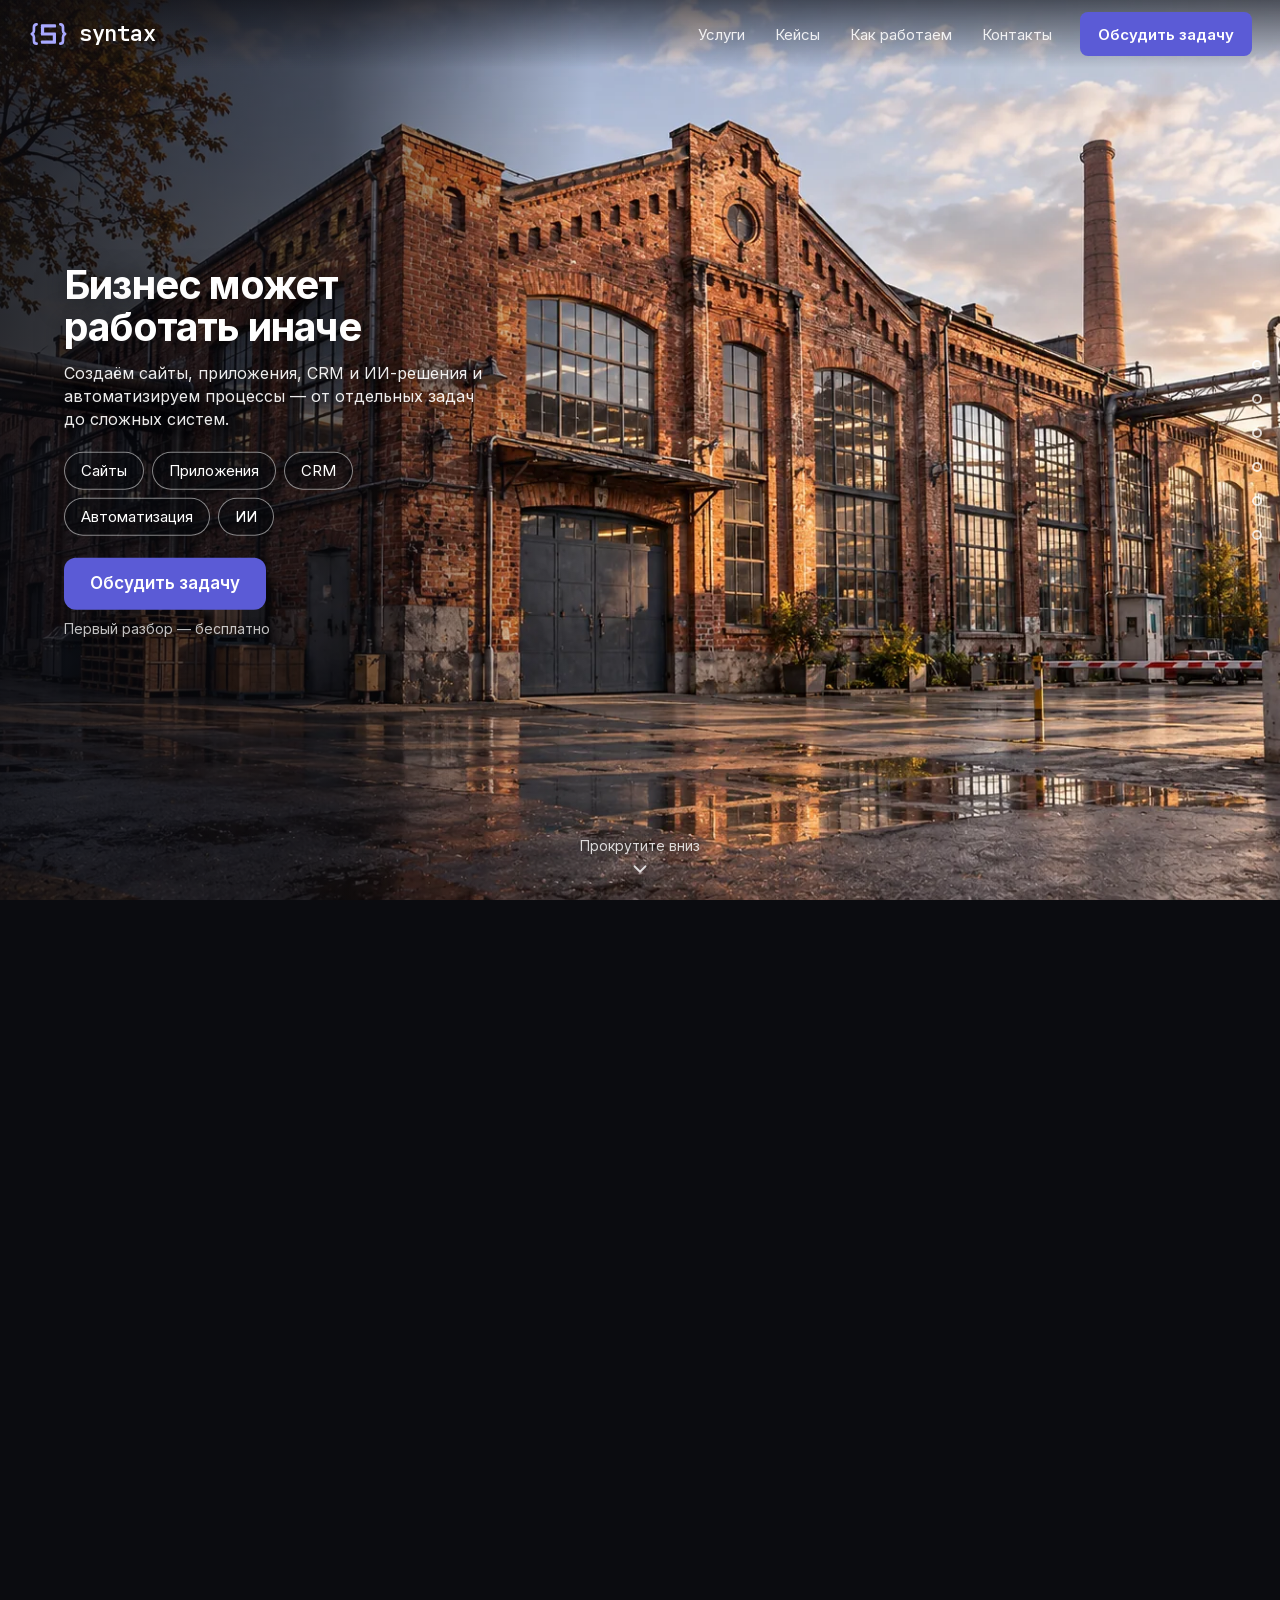
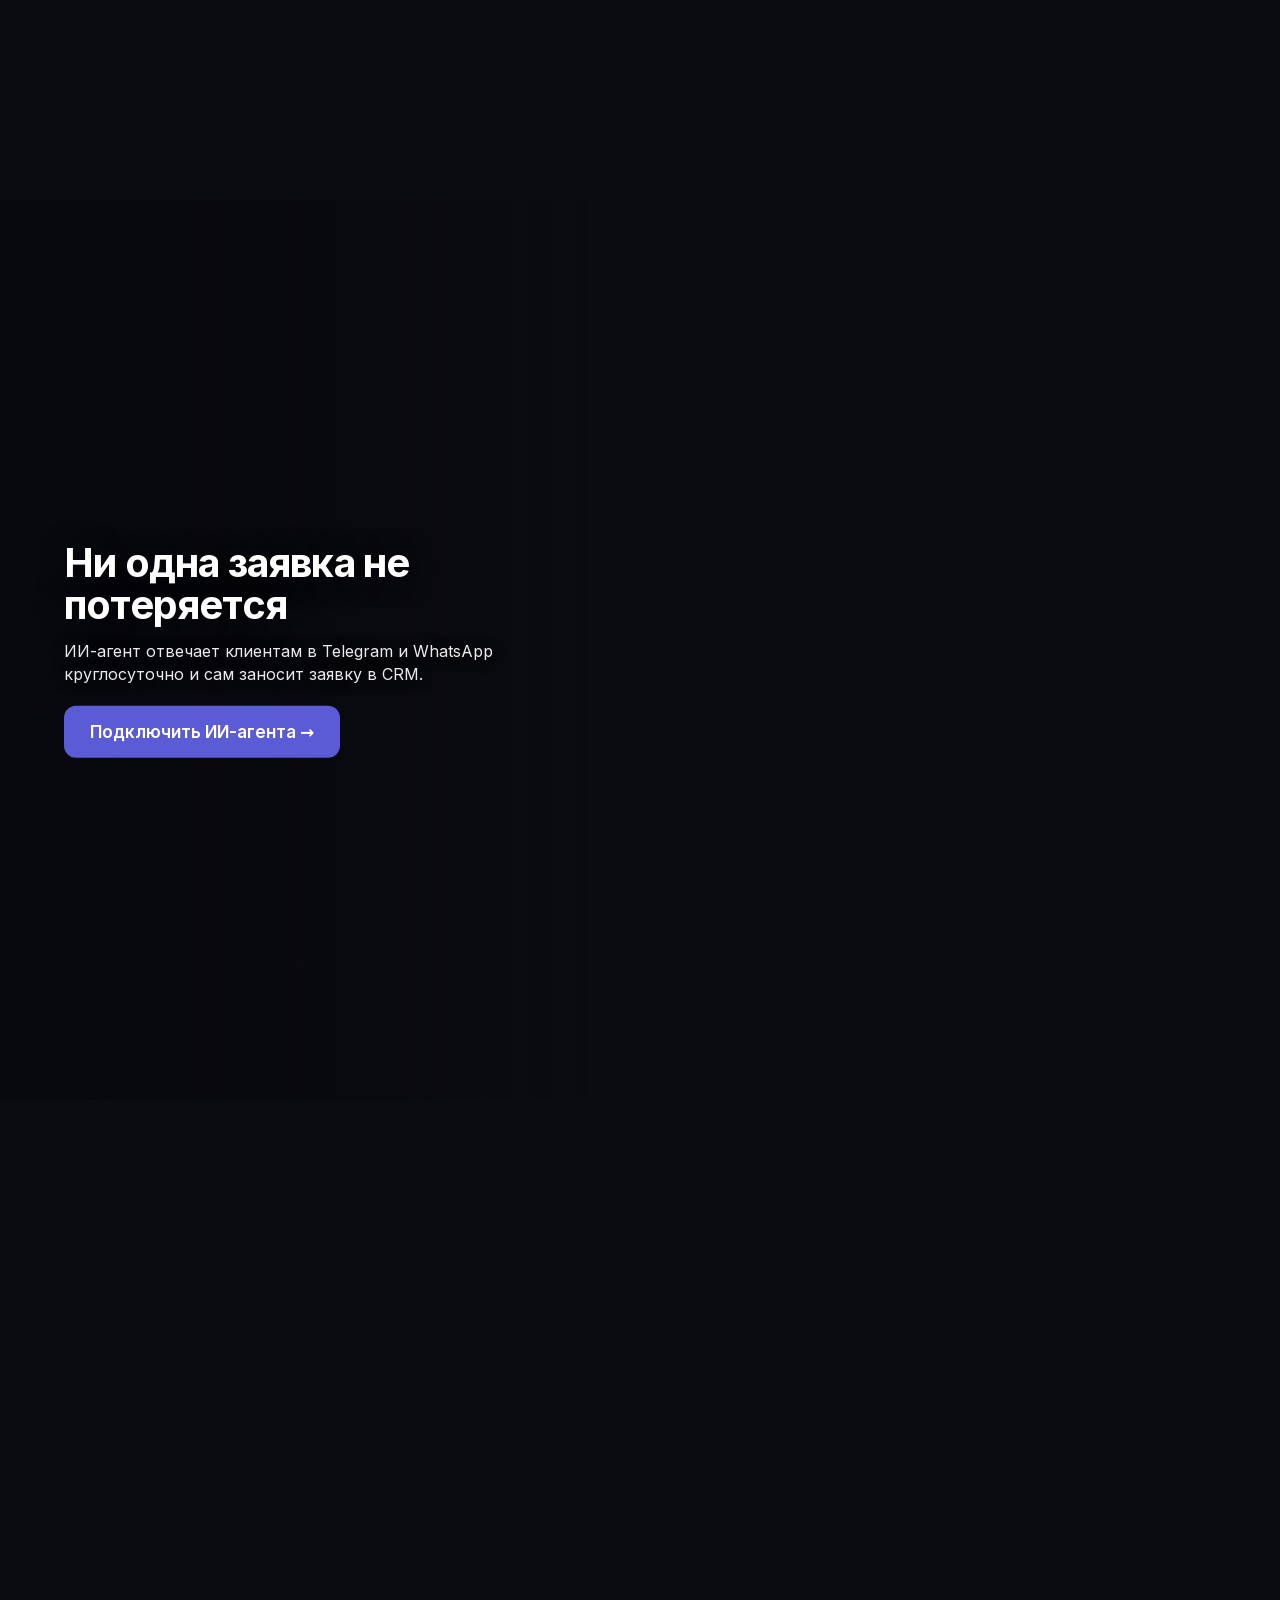
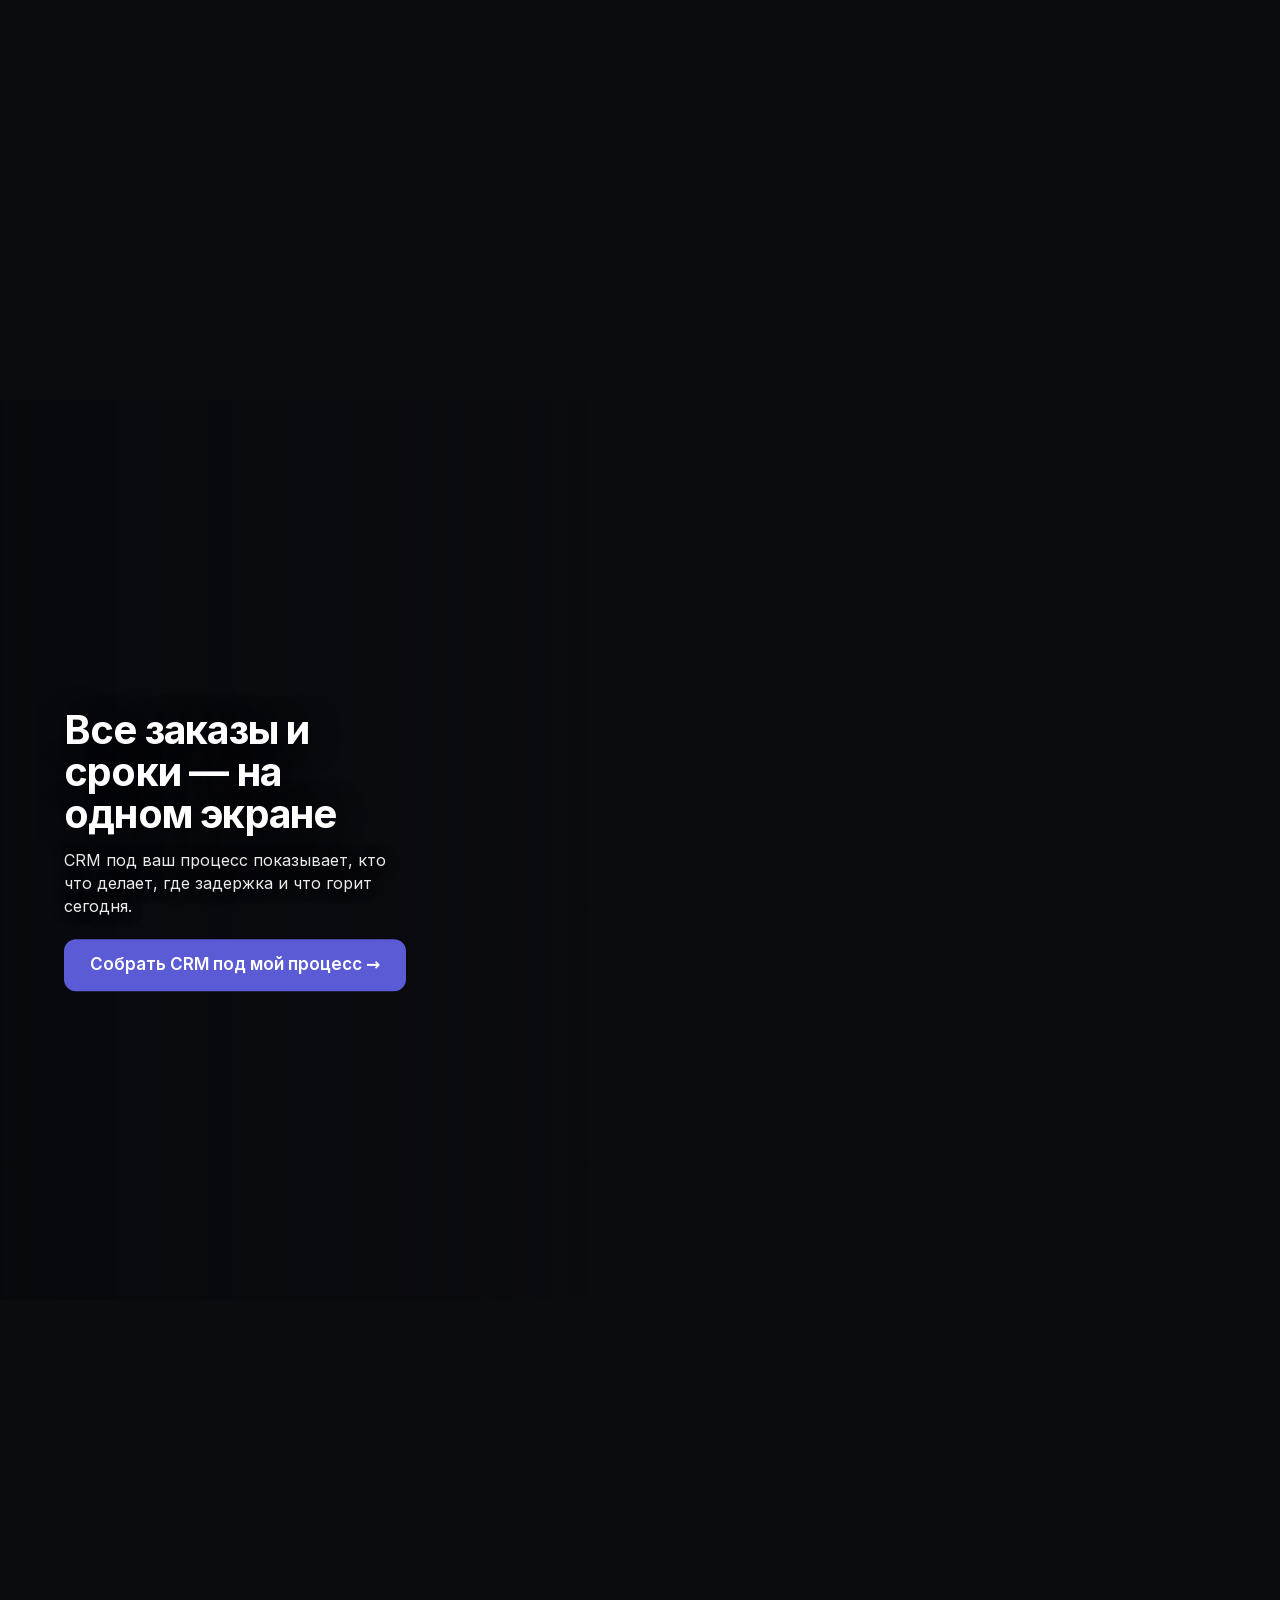
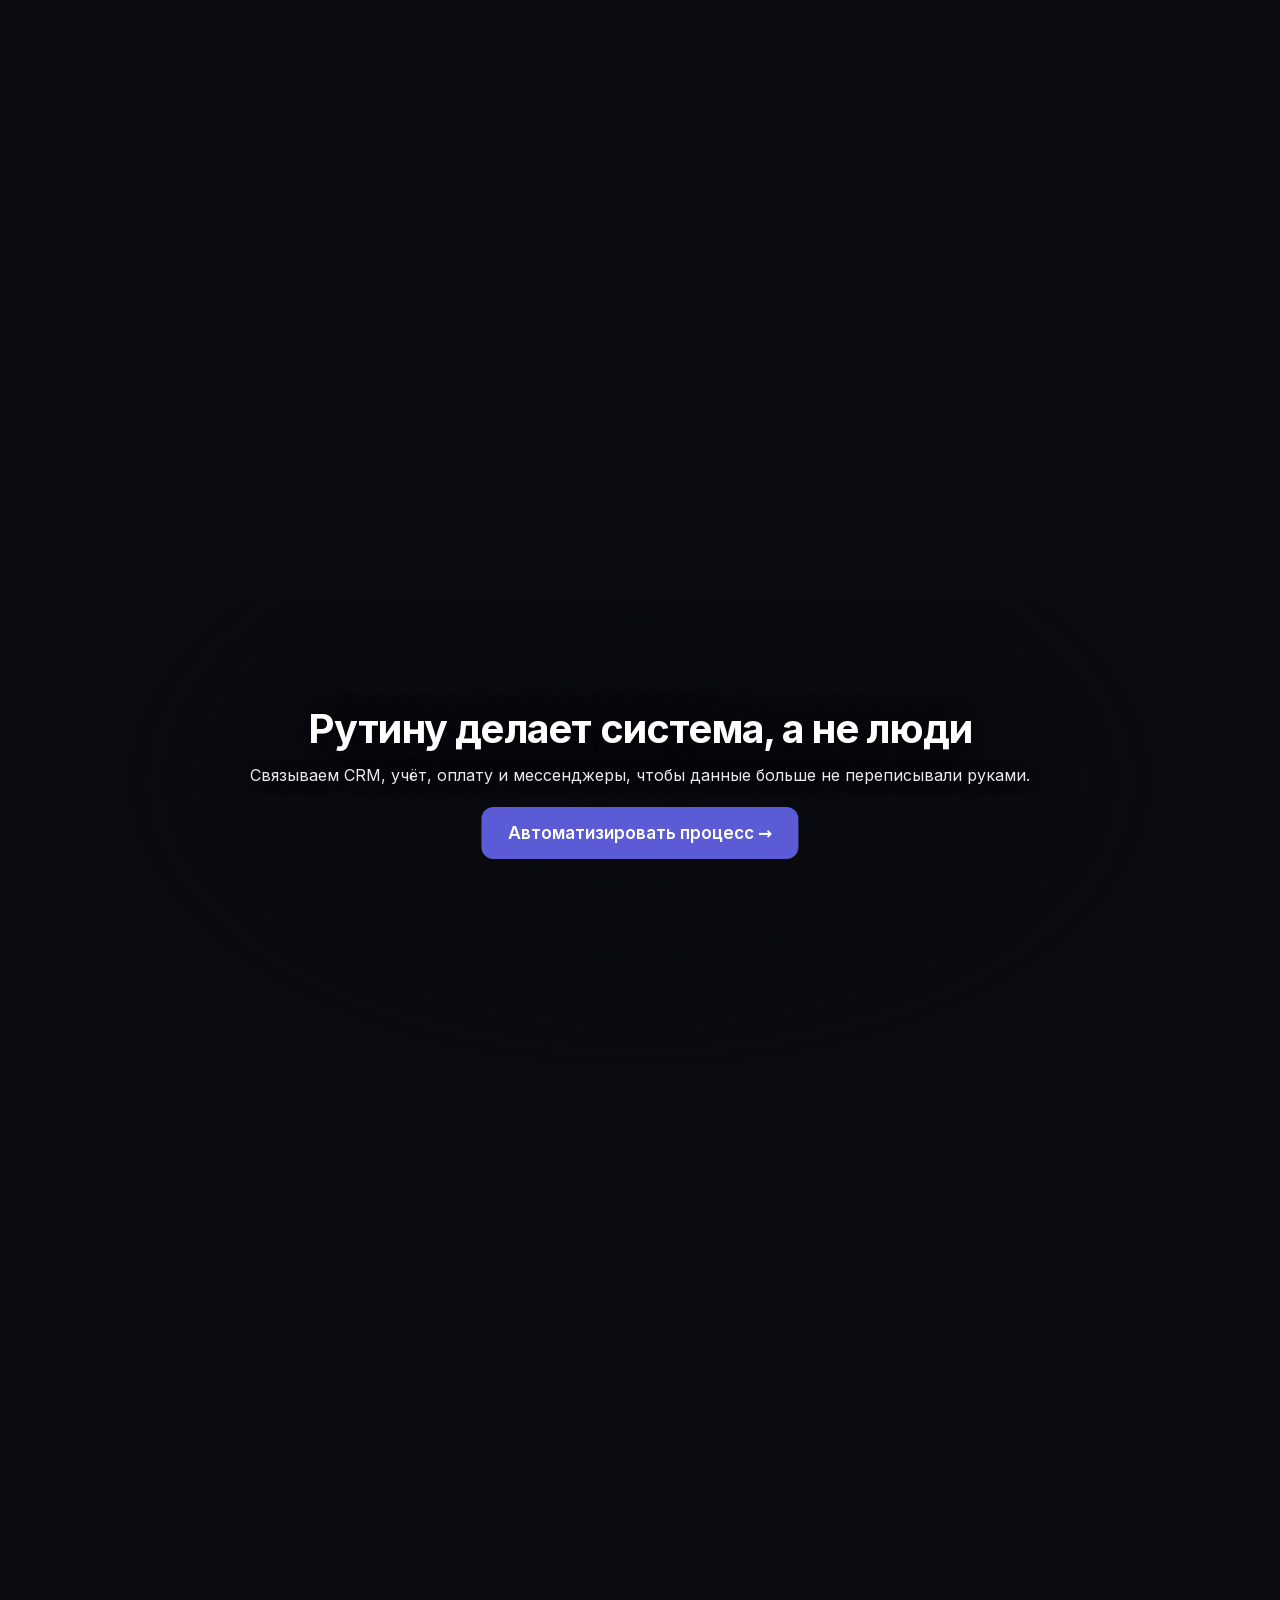
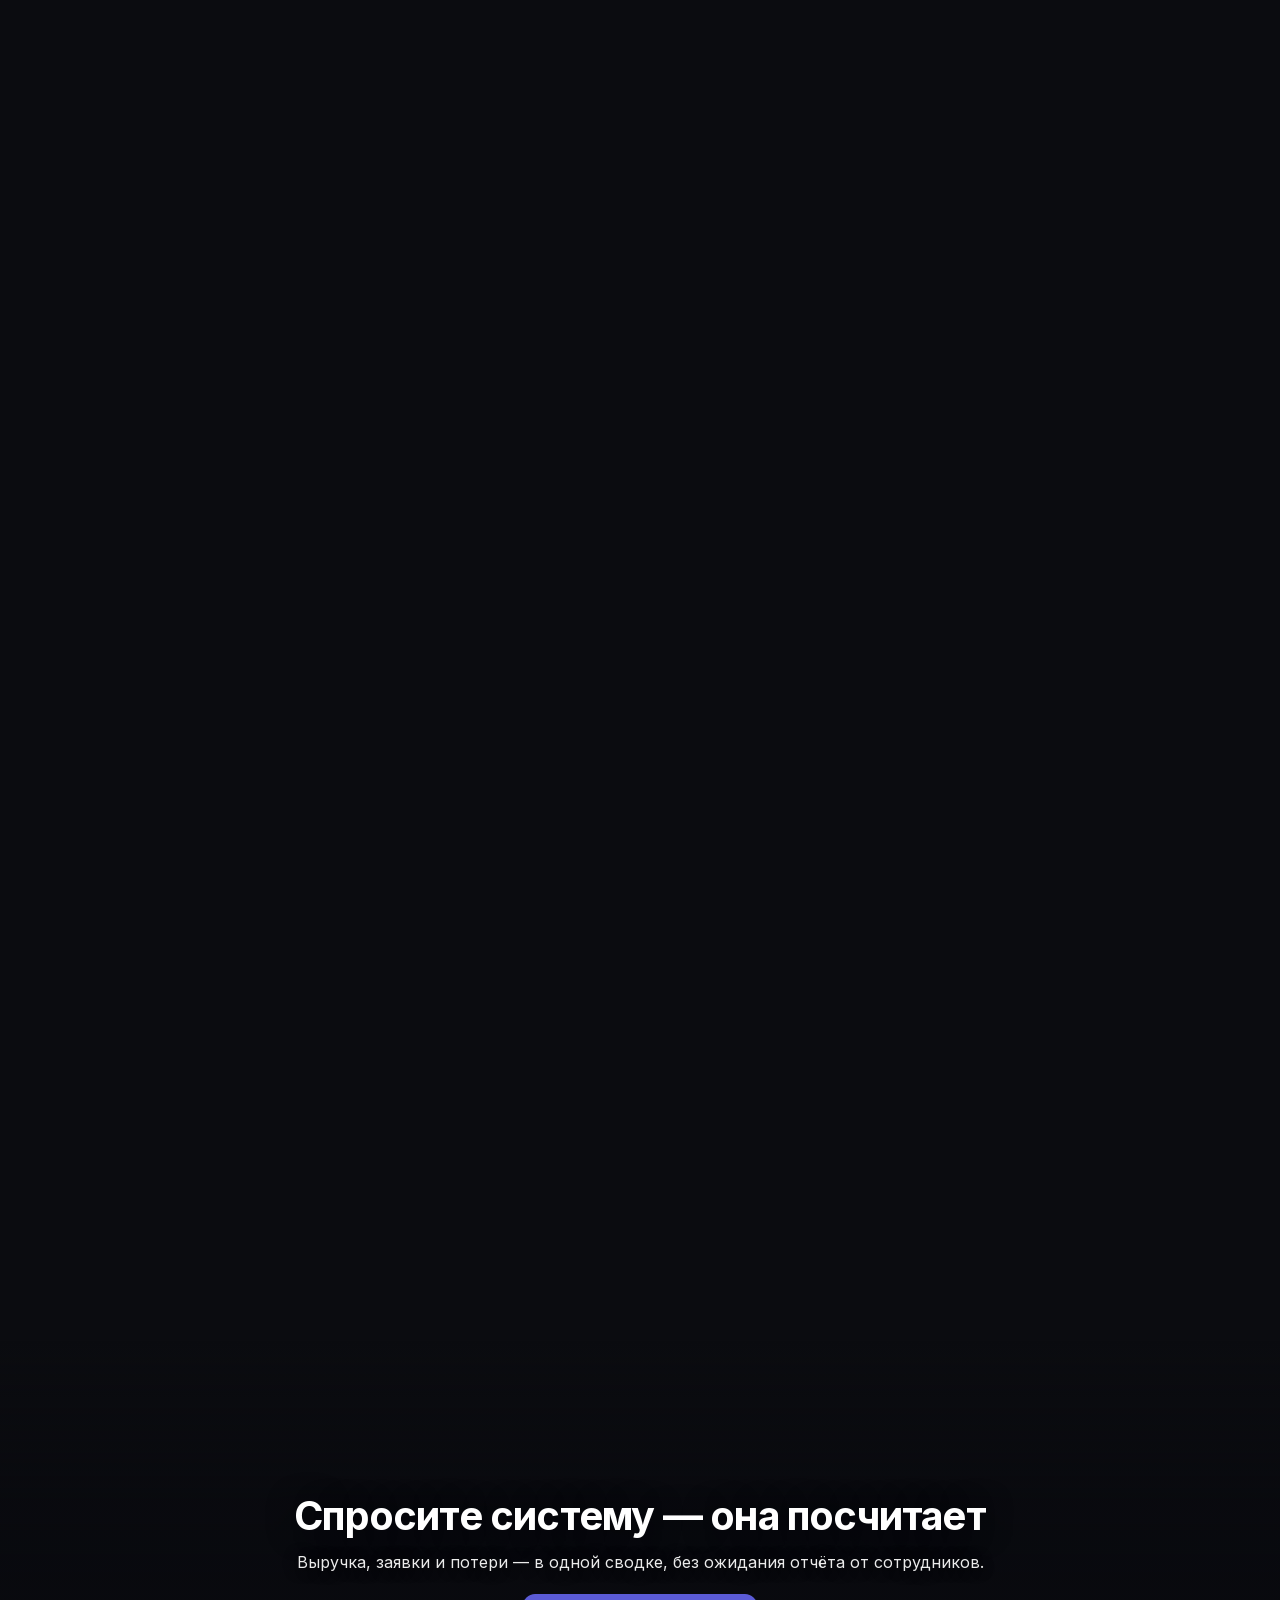
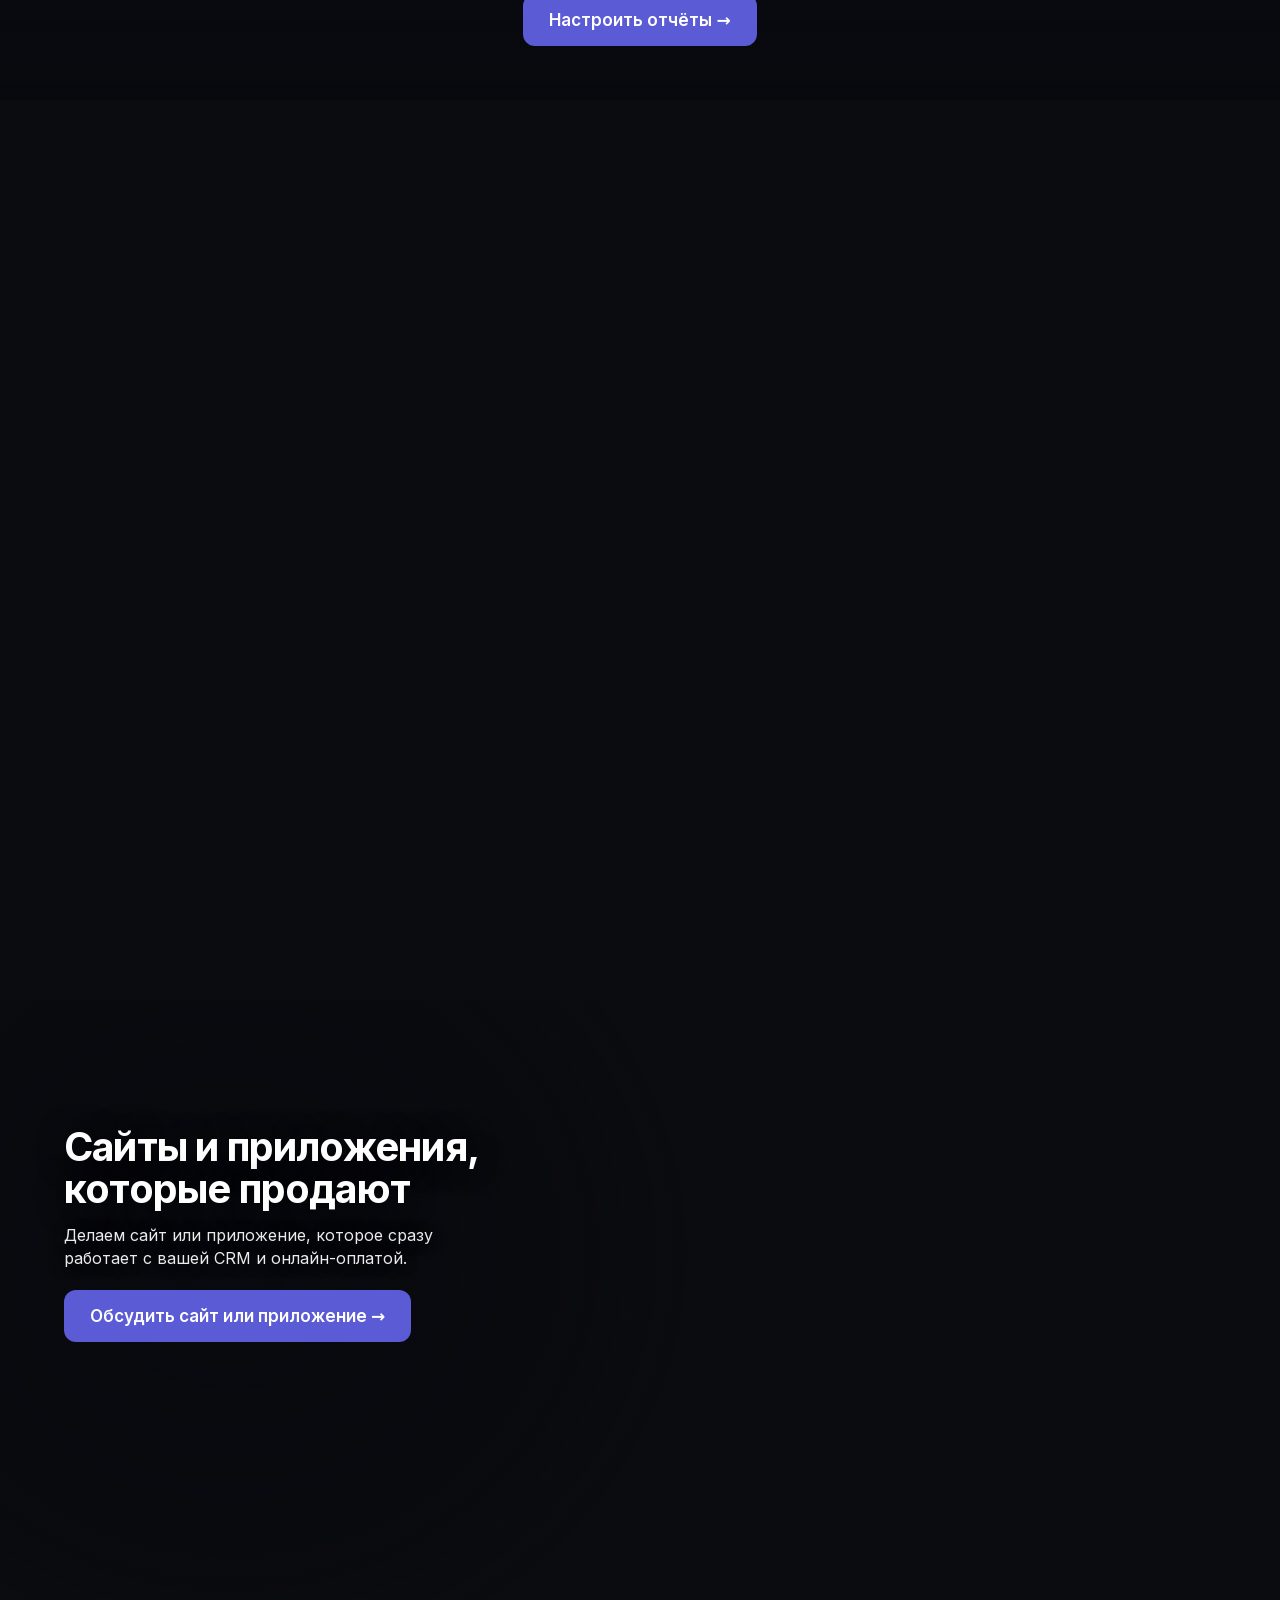
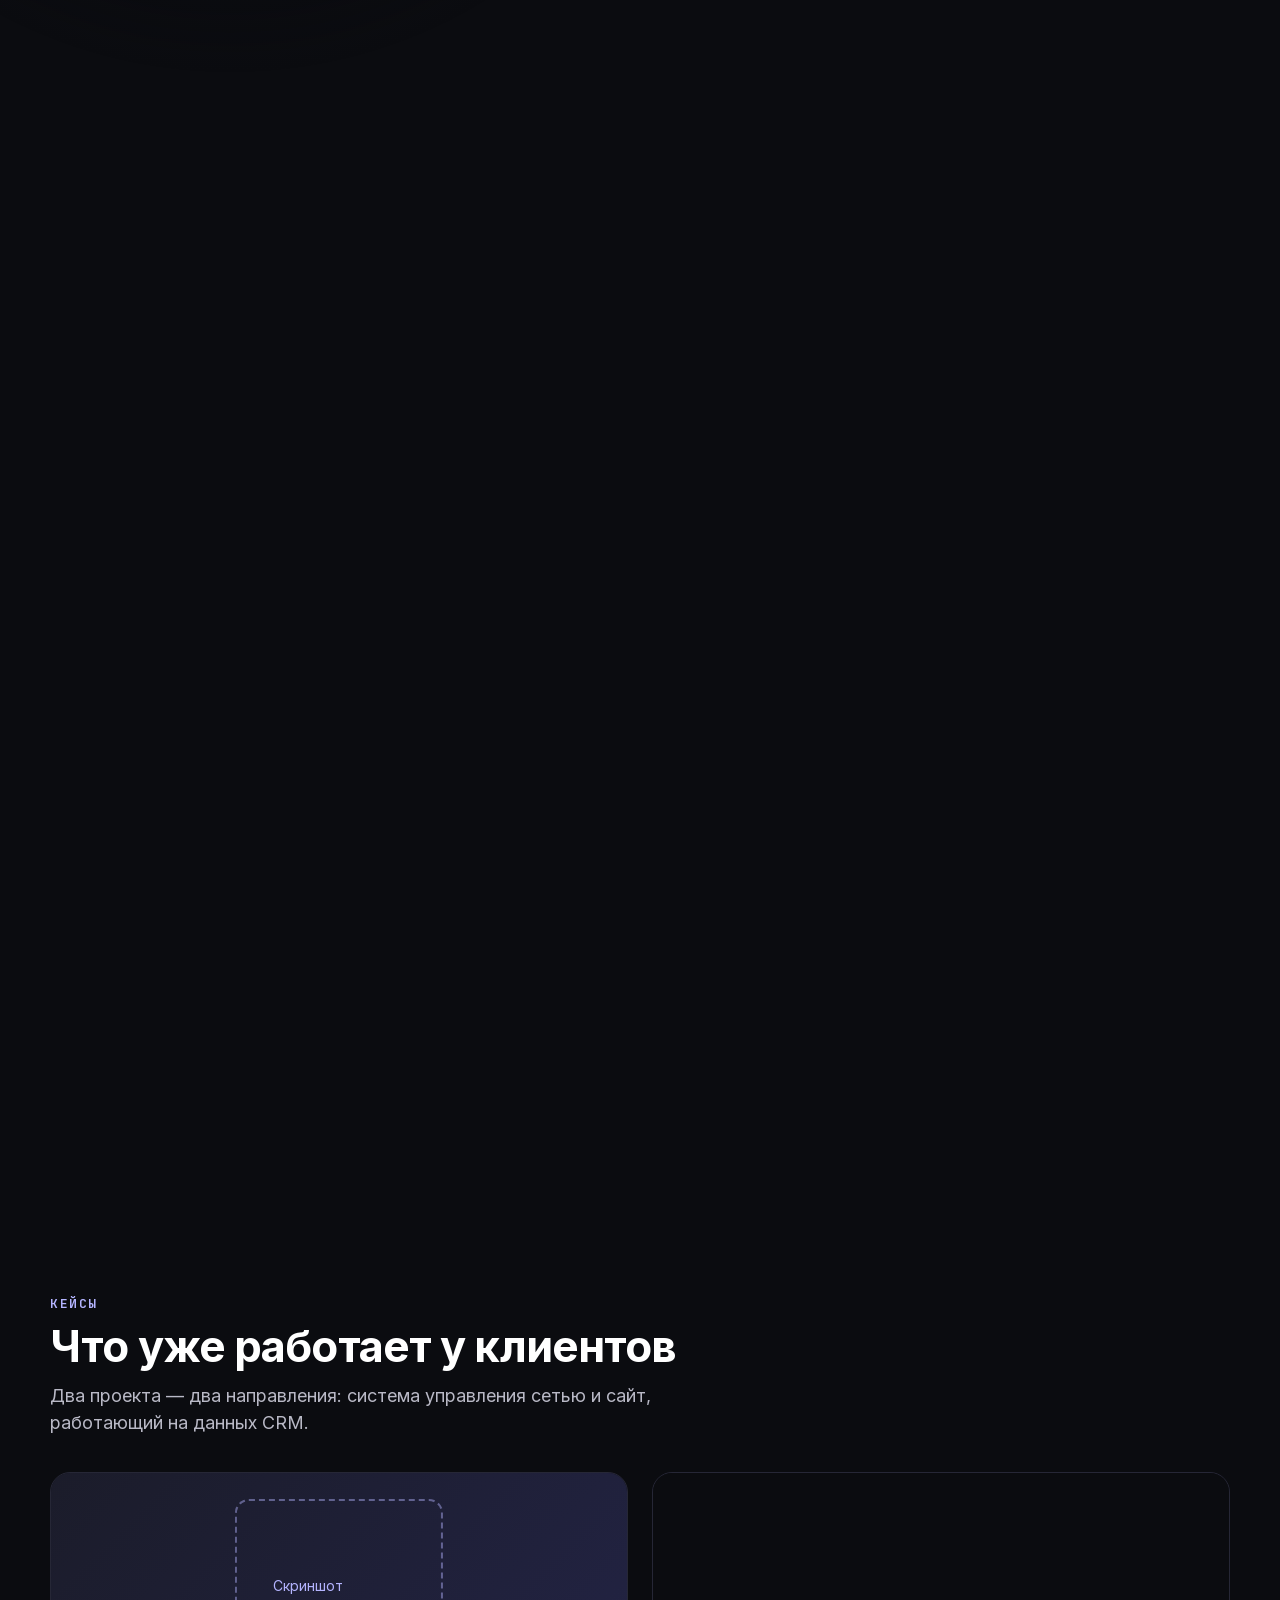
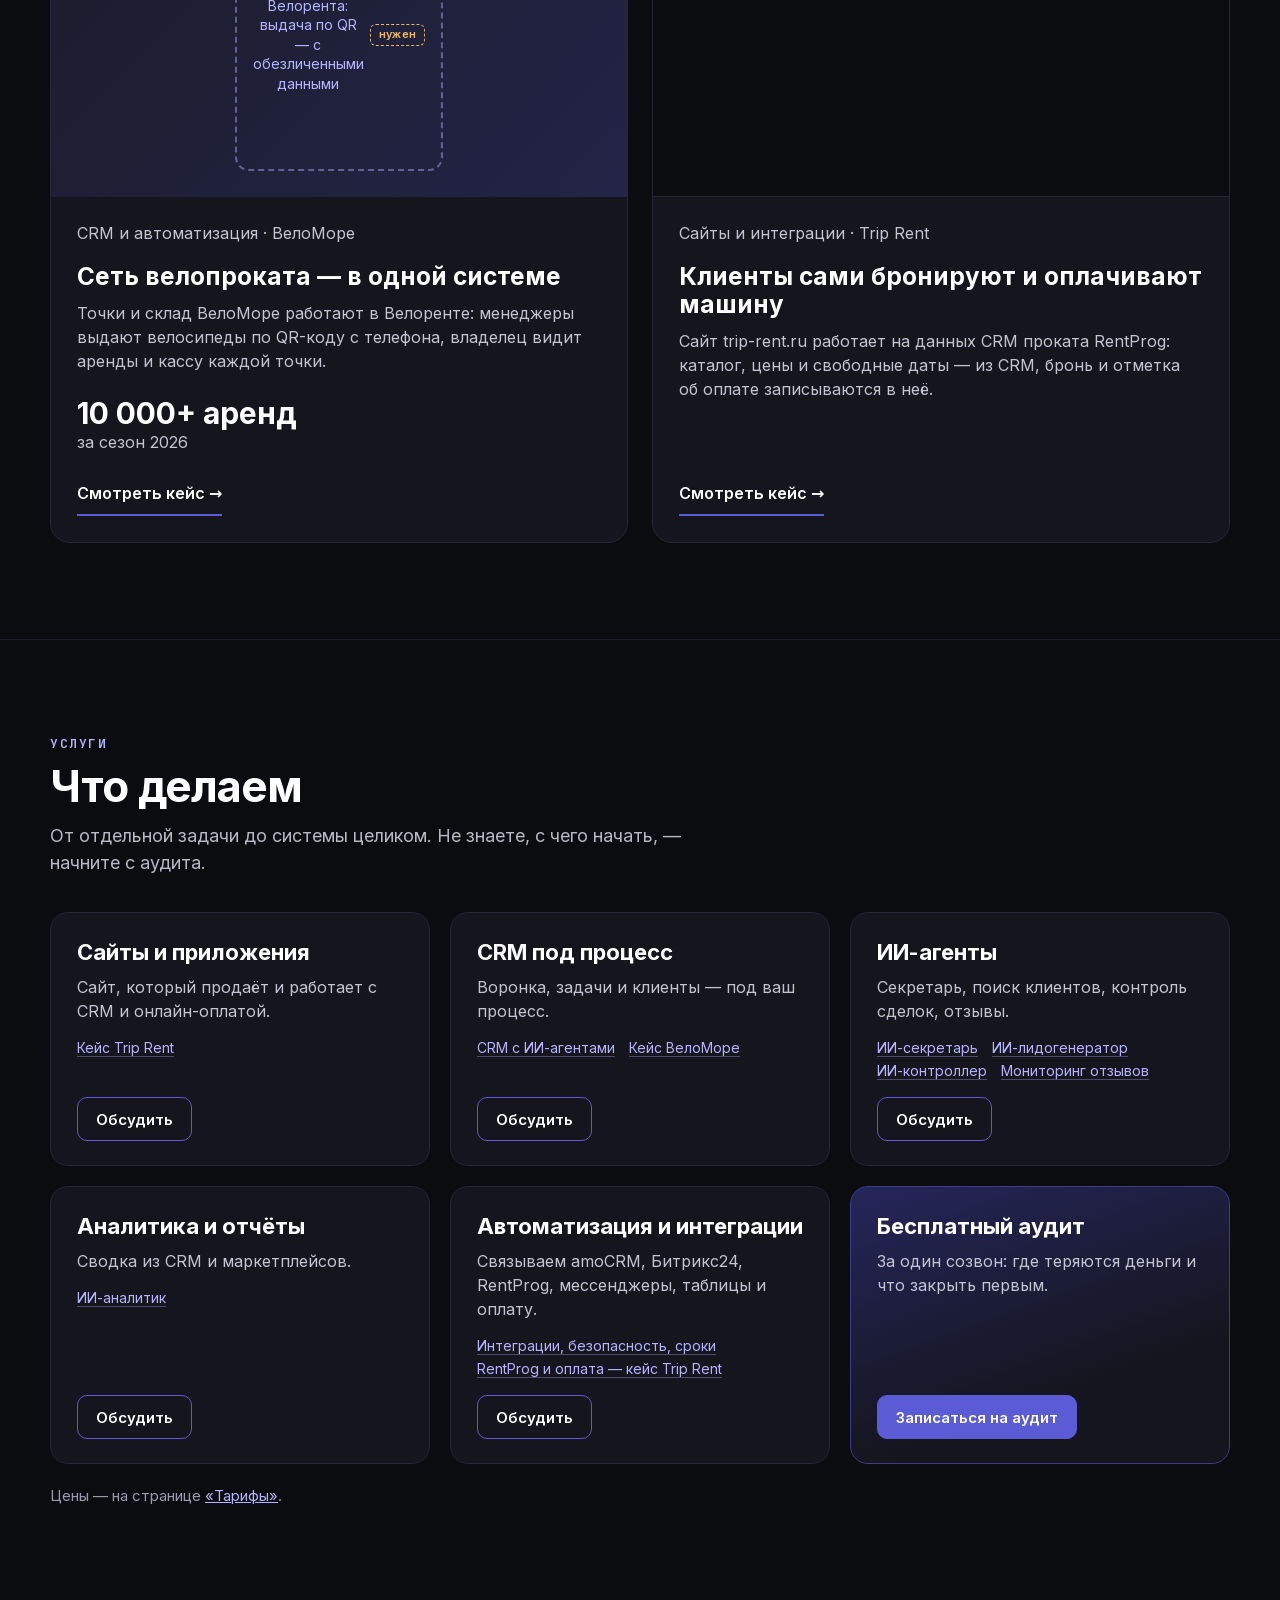
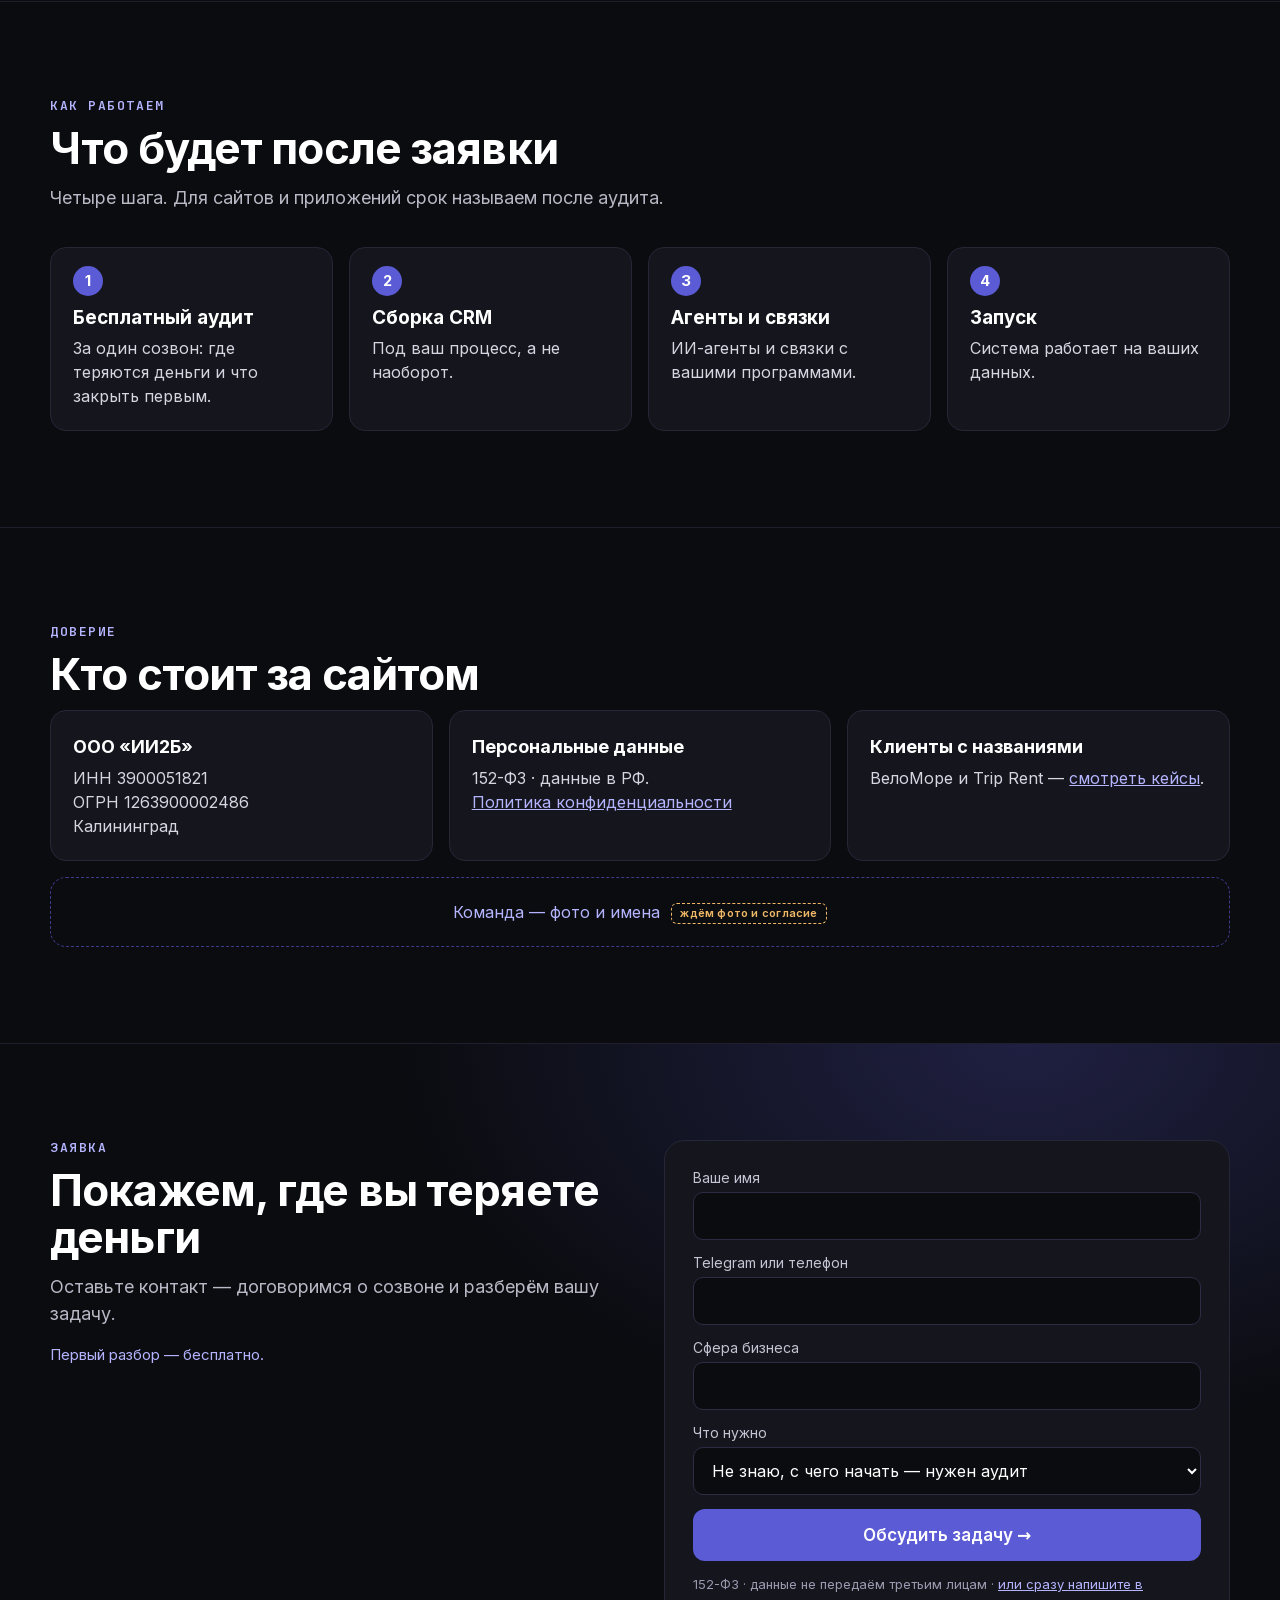
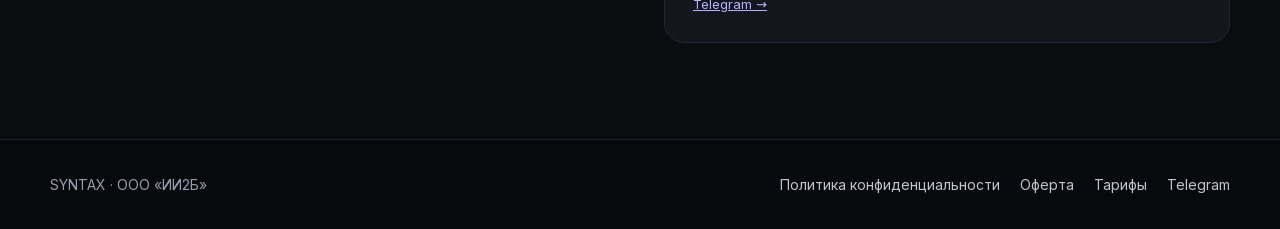
<file: index.html>
<!doctype html>
<html lang="ru">
<head>
<meta charset="utf-8">
<meta name="viewport" content="width=device-width, initial-scale=1, viewport-fit=cover">
<title>Прототип v2: новая структура сайта SYNTAX</title>
<meta name="robots" content="noindex, nofollow">
<link rel="preload" as="image" href="img/sceny/fasad/do.v1.webp" media="(orientation: landscape)" fetchpriority="high">
<link rel="preload" as="image" href="img/sceny/fasad/mobil-do.v1.webp" media="(orientation: portrait)" fetchpriority="high">
<link rel="stylesheet" href="css/fonts.css">
<link rel="stylesheet" href="css/scena.css?m=0711a">
<link rel="stylesheet" href="css/scena-v2.css?m=0711c">
<link rel="stylesheet" href="css/kejsy-v2.css?m=0711f">
<link rel="stylesheet" href="css/bloki-v2.css?m=0711c">
</head>
<body>

<header class="scena-shapka v2-shapka">
  <a class="logo" href="https://syntax.help/" aria-label="syntax">
        <svg viewBox="0 0 76 52" fill="none" aria-hidden="true"><path d="M16 8 q-5 0 -5 6 l0 6 q0 4 -4 6 q4 2 4 6 l0 6 q0 6 5 6" stroke="currentColor" stroke-width="5" stroke-linecap="round" stroke-linejoin="round"/><path d="M60 8 q5 0 5 6 l0 6 q0 4 4 6 q-4 2 -4 6 l0 6 q0 6 -5 6" stroke="currentColor" stroke-width="5" stroke-linecap="round" stroke-linejoin="round"/><g fill="currentColor"><rect x="24" y="8" width="28" height="6" rx="1.6"/><rect x="24" y="12" width="6" height="15" rx="1.6"/><rect x="24" y="23" width="28" height="6" rx="1.6"/><rect x="46" y="27" width="6" height="15" rx="1.6"/><rect x="24" y="38" width="28" height="6" rx="1.6"/></g></svg>
        <span>syntax</span>
      </a>
  <nav class="menyu" aria-label="Разделы">
    <a href="#uslugi">Услуги</a>
    <a href="#kejsy">Кейсы</a>
    <a href="#kak">Как работаем</a>
    <a href="#forma">Контакты</a>
    <a class="knopka" href="#" data-usluga="audit">Обсудить задачу</a>
    <button type="button" id="nav-burger" aria-label="Меню" aria-expanded="false" aria-controls="nav-menu">
      <svg viewBox="0 0 24 24" fill="none" stroke="currentColor" stroke-width="2" stroke-linecap="round" aria-hidden="true"><line x1="3" y1="7" x2="21" y2="7"/><line x1="3" y1="12" x2="21" y2="12"/><line x1="3" y1="17" x2="21" y2="17"/></svg>
    </button>
  </nav>
  <div id="nav-menu" hidden>
    <a href="#uslugi">Услуги</a>
    <a href="#kejsy">Кейсы</a>
    <a href="#kak">Как работаем</a>
    <a href="#forma">Контакты</a>
  </div>
</header>

<nav class="v2-tochki" aria-label="Сцены">
  <a href="#scena-fasad" data-k="fasad"><span>Фасад</span><i></i></a>
  <a href="#scena-priyomnaya" data-k="priyomnaya"><span>Приёмная</span><i></i></a>
  <a href="#scena-dispetcherskaya" data-k="dispetcherskaya"><span>Диспетчерская</span><i></i></a>
  <a href="#scena-ceh" data-k="ceh"><span>Цех</span><i></i></a>
  <a href="#scena-kabinet" data-k="kabinet"><span>Кабинет руководителя</span><i></i></a>
  <a href="#scena-byuro" data-k="byuro"><span>Конструкторское бюро</span><i></i></a>
</nav>

<section class="scena-sekciya v2 fasad t-sleva" id="scena-fasad" data-ekran="fasad" aria-label="Фасад: было и стало">
  <div class="scena-okno">
    <picture>
      <source media="(orientation: portrait)" srcset="img/sceny/fasad/mobil-do.v1.webp" width="941" height="1672">
      <img class="scena-do" src="img/sceny/fasad/do.v1.webp" width="1672" height="941" fetchpriority="high"
           alt="Старое кирпичное здание фабрики: глухие ворота, поддоны с ящиками, шлагбаум у проходной">
    </picture>
    <canvas class="scena-posle" aria-hidden="true"></canvas>
    <div class="scena-zatemnenie" aria-hidden="true"></div>
    <div class="v2-tekst">
      <h1>Бизнес может работать иначе</h1>
      <p class="v2-pod">Создаём сайты, приложения, CRM и ИИ-решения и автоматизируем процессы — от отдельных задач до сложных систем.</p>
      <ul class="v2-napr" aria-label="Направления">
        <li><a href="#scena-byuro">Сайты</a></li>
        <li><a href="#scena-byuro">Приложения</a></li>
        <li><a href="#scena-dispetcherskaya">CRM</a></li>
        <li><a href="#scena-ceh">Автоматизация</a></li>
        <li><a href="#scena-priyomnaya">ИИ</a></li>
      </ul>
      <button type="button" class="v2-knopka" data-usluga="audit">Обсудить задачу</button>
      <p class="v2-mel">Первый разбор — бесплатно</p>
    </div>
    <div class="scena-prokrutka" aria-hidden="true">
      <span>Прокрутите вниз</span>
      <svg viewBox="0 0 24 24" fill="none" stroke="currentColor" stroke-width="2" stroke-linecap="round" stroke-linejoin="round"><path d="M6 9l6 6 6-6"/></svg>
    </div>
  </div>
</section>

<section class="scena-sekciya v2 priyomnaya t-sleva" id="scena-priyomnaya" data-ekran="priyomnaya" aria-label="Приёмная: было и стало">
  <div class="scena-okno">
    <picture>
      <source media="(orientation: portrait)" srcset="img/sceny/priyomnaya/mobil-do.v1.webp" width="941" height="1672">
      <img class="scena-do" src="img/sceny/priyomnaya/do.v1.webp" width="1672" height="941" loading="lazy" decoding="async" alt="Приёмная в кирпичном цехе: деревянная стойка с вывеской «Заявки», доска с бумагами, стеллаж с папками, кресла, турникет">
    </picture>
    <canvas class="scena-posle" aria-hidden="true"></canvas>
    <div class="scena-zatemnenie" aria-hidden="true"></div>
    <div class="v2-tekst">
      <h2>Ни одна заявка не потеряется</h2>
      <p class="v2-pod">ИИ-агент отвечает клиентам в Telegram и WhatsApp круглосуточно и сам заносит заявку в CRM.</p>
      <button type="button" class="v2-knopka" data-usluga="agent">Подключить ИИ-агента →</button>
    </div>
  </div>
</section>
<section class="scena-sekciya v2 dispetcherskaya t-sleva uzko" id="scena-dispetcherskaya" data-ekran="dispetcherskaya" aria-label="Диспетчерская: было и стало">
  <div class="scena-okno">
    <picture>
      <source media="(orientation: portrait)" srcset="img/sceny/dispetcherskaya/mobil-do.v1.webp" width="941" height="1672">
      <img class="scena-do" src="img/sceny/dispetcherskaya/do.v1.webp" width="1672" height="941" loading="lazy" decoding="async" alt="Диспетчерская в кирпичном цехе: доска «Процессы» с заказами мелом, диспетчеры за столами, дисковый телефон, старые мониторы, табличка на двери">
    </picture>
    <canvas class="scena-posle" aria-hidden="true"></canvas>
    <div class="scena-zatemnenie" aria-hidden="true"></div>
    <div class="v2-tekst">
      <h2>Все заказы и сроки — на одном экране</h2>
      <p class="v2-pod">CRM под ваш процесс показывает, кто что делает, где задержка и что горит сегодня.</p>
      <button type="button" class="v2-knopka" data-usluga="crm">Собрать CRM под мой процесс →</button>
    </div>
  </div>
</section>
<section class="scena-sekciya v2 ceh t-sverhu" id="scena-ceh" data-ekran="ceh" aria-label="Цех: было и стало">
  <div class="scena-okno">
    <picture>
      <source media="(orientation: portrait)" srcset="img/sceny/ceh/mobil-do.v1.webp" width="941" height="1672">
      <img class="scena-do" src="img/sceny/ceh/do.v1.webp" width="1672" height="941" loading="lazy" decoding="async" alt="Старый кирпичный цех: доска с бумагами, стол мастера с журналами, станки, стеллажи с ящиками">
    </picture>
    <canvas class="scena-posle" aria-hidden="true"></canvas>
    <div class="scena-zatemnenie" aria-hidden="true"></div>
    <div class="v2-tekst">
      <h2>Рутину делает система, а не люди</h2>
      <p class="v2-pod">Связываем CRM, учёт, оплату и мессенджеры, чтобы данные больше не переписывали руками.</p>
      <button type="button" class="v2-knopka" data-usluga="avtomat">Автоматизировать процесс →</button>
    </div>
  </div>
</section>
<section class="scena-sekciya v2 kabinet t-snizu" id="scena-kabinet" data-ekran="kabinet" aria-label="Кабинет руководителя: было и стало">
  <div class="scena-okno">
    <picture>
      <source media="(orientation: portrait)" srcset="img/sceny/kabinet/mobil-do.v1.webp" width="941" height="1672">
      <img class="scena-do" src="img/sceny/kabinet/do.v1.webp" width="1672" height="941" loading="lazy" decoding="async" alt="Кабинет руководителя в кирпичном цехе: стол с бумагами, дисковый телефон, старый монитор, шкаф с папками, фотография завода">
    </picture>
    <canvas class="scena-posle" aria-hidden="true"></canvas>
    <div class="scena-zatemnenie" aria-hidden="true"></div>
    <div class="v2-tekst">
      <h2>Спросите систему — она посчитает</h2>
      <p class="v2-pod">Выручка, заявки и потери — в одной сводке, без ожидания отчёта от сотрудников.</p>
      <button type="button" class="v2-knopka" data-usluga="analitika">Настроить отчёты →</button>
    </div>
  </div>
</section>
<section class="scena-sekciya v2 byuro t-sleva-verh" id="scena-byuro" data-ekran="byuro" aria-label="Конструкторское бюро: было и стало">
  <div class="scena-okno">
    <picture>
      <source media="(orientation: portrait)" srcset="img/sceny/byuro/mobil-do.v1.webp" width="941" height="1672">
      <img class="scena-do" src="img/sceny/byuro/do.v1.webp" width="1672" height="941" loading="lazy" decoding="async" alt="Конструкторское бюро в кирпичном цехе: кульманы с чертежами, инженеры, стол с калькой и инструментами, вывеска «Конструкторское бюро»">
    </picture>
    <canvas class="scena-posle" aria-hidden="true"></canvas>
    <div class="scena-zatemnenie" aria-hidden="true"></div>
    <div class="v2-tekst">
      <h2>Сайты и приложения, которые продают</h2>
      <p class="v2-pod">Делаем сайт или приложение, которое сразу работает с вашей CRM и онлайн-оплатой.</p>
      <button type="button" class="v2-knopka" data-usluga="sayt">Обсудить сайт или приложение →</button>
    </div>
  </div>
</section>

<section class="k2" id="kejsy" aria-labelledby="kejsy-z">
  <div class="k2-in">
    <p class="k2-metka">Кейсы</p>
    <h2 id="kejsy-z">Что уже работает у клиентов</h2>
    <p class="k2-pod">Два проекта — два направления: система управления сетью и сайт, работающий на данных CRM.</p>
    <div class="k2-karty">
      <article class="k2-karta">
        <div class="k2-kartinka"><div class="k2-ramka tel">Скриншот Велорента: выдача по QR — с обезличенными данными <span class="soglasovat">нужен</span></div></div>
        <div class="k2-telo">
          <p class="k2-napr">CRM и автоматизация · ВелоМоре</p>
          <h3>Сеть велопроката — в одной системе</h3>
          <p>Точки и склад ВелоМоре работают в Велоренте: менеджеры выдают велосипеды по QR-коду с телефона, владелец видит аренды и кассу каждой точки.</p>
          <p class="k2-cifra"><b>10 000+ аренд</b>за сезон 2026</p>
          <a class="k2-ssylka" href="kejs-velomore.html">Смотреть кейс →</a>
        </div>
      </article>
      <article class="k2-karta">
        <div class="k2-kartinka"><img class="k2-snimok" src="img/kejsy-v2/trip-rent-mashina.webp" alt="Страница машины на trip-rent.ru: фото, выбор дат, места получения и стоимость" loading="lazy" width="2560" height="1440"></div>
        <div class="k2-telo">
          <p class="k2-napr">Сайты и интеграции · Trip Rent</p>
          <h3>Клиенты сами бронируют и оплачивают машину</h3>
          <p>Сайт trip-rent.ru работает на данных CRM проката RentProg: каталог, цены и свободные даты — из CRM, бронь и отметка об оплате записываются в неё.</p>
          <a class="k2-ssylka" href="kejs-trip-rent.html">Смотреть кейс →</a>
        </div>
      </article>
    </div>
  </div>
</section>

<section class="b2" id="uslugi" aria-labelledby="uslugi-z">
  <div class="b2-in">
    <p class="k2-metka">Услуги</p>
    <h2 id="uslugi-z">Что делаем</h2>
    <p class="k2-pod">От отдельной задачи до системы целиком. Не знаете, с чего начать, — начните с аудита.</p>
    <div class="b2-uslugi">
      <article class="b2-usluga">
        <h3>Сайты и приложения</h3>
        <p>Сайт, который продаёт и работает с CRM и онлайн-оплатой.</p>
        <ul class="b2-ssylki"><li><a href="kejs-trip-rent.html">Кейс Trip Rent</a></li></ul>
        <button type="button" class="b2-obsudit" data-usluga="sayt">Обсудить</button>
      </article>
      <article class="b2-usluga">
        <h3>CRM под процесс</h3>
        <p>Воронка, задачи и клиенты — под ваш процесс.</p>
        <ul class="b2-ssylki"><li><a href="https://syntax.help/crm-s-ii-agentami">CRM с ИИ-агентами</a></li><li><a href="kejs-velomore.html">Кейс ВелоМоре</a></li></ul>
        <button type="button" class="b2-obsudit" data-usluga="crm">Обсудить</button>
      </article>
      <article class="b2-usluga">
        <h3>ИИ-агенты</h3>
        <p>Секретарь, поиск клиентов, контроль сделок, отзывы.</p>
        <ul class="b2-ssylki"><li><a href="https://syntax.help/secretar">ИИ-секретарь</a></li><li><a href="https://syntax.help/lidogenerator">ИИ-лидогенератор</a></li><li><a href="https://syntax.help/kontroler">ИИ-контроллер</a></li><li><a href="https://syntax.help/otzovnik">Мониторинг отзывов</a></li></ul>
        <button type="button" class="b2-obsudit" data-usluga="agent">Обсудить</button>
      </article>
      <article class="b2-usluga">
        <h3>Аналитика и отчёты</h3>
        <p>Сводка из CRM и маркетплейсов.</p>
        <ul class="b2-ssylki"><li><a href="https://syntax.help/analitik">ИИ-аналитик</a></li></ul>
        <button type="button" class="b2-obsudit" data-usluga="analitika">Обсудить</button>
      </article>
      <article class="b2-usluga">
        <h3>Автоматизация и интеграции</h3>
        <p>Связываем amoCRM, Битрикс24, RentProg, мессенджеры, таблицы и оплату.</p>
        <ul class="b2-ssylki"><li><a href="https://syntax.help/kak-rabotaet">Интеграции, безопасность, сроки</a></li><li><a href="kejs-trip-rent.html">RentProg и оплата — кейс Trip Rent</a></li></ul>
        <button type="button" class="b2-obsudit" data-usluga="avtomat">Обсудить</button>
      </article>
      <article class="b2-usluga audit">
        <h3>Бесплатный аудит</h3>
        <p>За один созвон: где теряются деньги и что закрыть первым.</p>
        <button type="button" class="b2-obsudit" data-usluga="audit">Записаться на аудит</button>
      </article>
    </div>
    <p class="b2-tarify">Цены — на странице <a href="https://syntax.help/tarify">«Тарифы»</a>.</p>
  </div>
</section>

<section class="b2" id="kak" aria-labelledby="kak-z">
  <div class="b2-in">
    <p class="k2-metka">Как работаем</p>
    <h2 id="kak-z">Что будет после заявки</h2>
    <p class="k2-pod">Четыре шага. Для сайтов и приложений срок называем после аудита.</p>
    <ol class="b2-shagi">
      <li><b>Бесплатный аудит</b>За один созвон: где теряются деньги и что закрыть первым.</li>
      <li><b>Сборка CRM</b>Под ваш процесс, а не наоборот.</li>
      <li><b>Агенты и связки</b>ИИ-агенты и связки с вашими программами.</li>
      <li><b>Запуск</b>Система работает на ваших данных.</li>
    </ol>
  </div>
</section>

<section class="b2" id="doverie" aria-labelledby="doverie-z">
  <div class="b2-in">
    <p class="k2-metka">Доверие</p>
    <h2 id="doverie-z">Кто стоит за сайтом</h2>
    <div class="b2-doverie">
      <div><b>ООО «ИИ2Б»</b>ИНН 3900051821<br>ОГРН 1263900002486<br>Калининград</div>
      <div><b>Персональные данные</b>152-ФЗ · данные в РФ.<br><a href="https://syntax.help/privacy">Политика конфиденциальности</a></div>
      <div><b>Клиенты с названиями</b>ВелоМоре и Trip Rent — <a href="#kejsy">смотреть кейсы</a>.</div>
      <div class="b2-komanda">Команда — фото и имена <span class="soglasovat">ждём фото и согласие</span></div>
    </div>
  </div>
</section>

<section class="b2 b2-forma-blok" id="forma" aria-labelledby="forma-z">
  <div class="b2-in b2-forma-setka">
    <div>
      <p class="k2-metka">Заявка</p>
      <h2 id="forma-z">Покажем, где вы теряете деньги</h2>
      <p class="k2-pod">Оставьте контакт — договоримся о созвоне и разберём вашу задачу.</p>
      <p class="b2-mel">Первый разбор — бесплатно.</p>
    </div>
    <div>
      <form class="b2-forma" id="b2-forma" novalidate>
        <label>Ваше имя<input name="name" required autocomplete="name"></label>
        <label>Telegram или телефон<input name="contact" required autocomplete="tel"></label>
        <label>Сфера бизнеса<input name="sfera" autocomplete="organization"></label>
        <label>Что нужно<select name="usluga">
          <option value="audit">Не знаю, с чего начать — нужен аудит</option>
          <option value="agent">ИИ-агент: заявки и ответы клиентам</option>
          <option value="crm">CRM под процесс</option>
          <option value="avtomat">Автоматизация и интеграции</option>
          <option value="analitika">Аналитика и отчёты</option>
          <option value="sayt">Сайт или приложение</option>
        </select></label>
        <button type="submit" class="v2-knopka">Обсудить задачу →</button>
        <p class="m">152-ФЗ · данные не передаём третьим лицам · <a href="https://t.me/syntax_ai_agency" target="_blank" rel="noopener">или сразу напишите в Telegram →</a></p>
      </form>
      <div class="b2-spasibo" id="b2-spasibo" hidden>
        <p class="z">Спасибо! Заявка отправлена</p>
        <p class="m">Это прототип: заявка никуда не ушла.</p>
      </div>
    </div>
  </div>
</section>

<footer class="b2-podval">
  <div class="b2-in">
    <span>SYNTAX · ООО «ИИ2Б»</span>
    <nav aria-label="Документы и связь">
      <a href="https://syntax.help/privacy">Политика конфиденциальности</a>
      <a href="https://syntax.help/oferta">Оферта</a>
      <a href="https://syntax.help/tarify">Тарифы</a>
      <a href="https://t.me/syntax_ai_agency" target="_blank" rel="noopener">Telegram</a>
    </nav>
  </div>
</footer>

<div class="v2-forma-fon" hidden>
  <form class="v2-forma" role="dialog" aria-modal="true" aria-labelledby="v2-forma-z" novalidate>
    <button type="button" class="v2-zakryt" aria-label="Закрыть">×</button>
    <div class="v2-polya">
      <p class="z" id="v2-forma-z">Обсудим задачу</p>
      <p class="u" id="v2-forma-u">Услуга выбрана по кнопке — можно поменять</p>
      <label>Ваше имя<input name="name" required autocomplete="name"></label>
      <label>Telegram или телефон<input name="contact" required autocomplete="tel"></label>
      <label>Что нужно<select name="usluga" id="v2-usluga">
        <option value="audit">Не знаю, с чего начать — нужен аудит</option>
        <option value="agent">ИИ-агент: заявки и ответы клиентам</option>
        <option value="crm">CRM под процесс</option>
        <option value="avtomat">Автоматизация и интеграции</option>
        <option value="analitika">Аналитика и отчёты</option>
        <option value="sayt">Сайт или приложение</option>
      </select></label>
      <input type="hidden" name="scena" id="v2-scena">
      <button type="submit" class="v2-knopka">Отправить заявку</button>
      <p class="m">152-ФЗ · данные не передаём третьим лицам · <a href="https://t.me/syntax_ai_agency" target="_blank" rel="noopener">или напишите в Telegram →</a></p>
    </div>
    <div class="v2-spasibo" hidden>
      <p class="z">Спасибо! Заявка отправлена</p>
      <p class="m">Это прототип: заявка никуда не ушла.</p>
    </div>
  </form>
</div>

<aside class="panel" hidden aria-label="Панель сравнения">
  <div class="p-ryad"><b>Вариант</b>
    <button data-var="a" title="Кисть с ореолом, и картинка растёт сама">A</button><button data-var="b" title="Только кисть: без роста и без ореола">B</button><button data-var="c" title="Мышь ничего не делает, открывает только прокрутка">C</button>
    <button id="p-snachala" title="Наверх, всё открытое стирается, счётчики и рост — заново (R)">Сначала</button>
  </div>
  <div class="p-opis" id="p-opis"></div>
  <div id="p-a">
    <div class="p-zag">Картинка растёт сама и ореол (A)</div>
    <div class="p-ryad" title="Готовые значения для «рост длится». Нажатие сразу начинает показ сначала"><button data-zag="medlenno">медленно · 60 с</button><button data-zag="sredne">средне · 35 с</button><button data-zag="bystro">быстро · 18 с</button></div>
    <label title="Сколько секунд ждать после того, как экран встал целиком (на телефоне — когда видно 60% экрана), прежде чем картинка начнёт расти сама. Отсчёт у каждого экрана свой">рост начнётся через <input type="range" id="p-zaderzhka" min="0" max="10" step="0.5" value="5"><span id="p-zaderzhka-z"></span></label>
    <label title="Сколько секунд картинка растёт от начала до предела. «Рост начнётся через» и паузы сюда не входят">рост длится <input type="range" id="p-dlit" min="8" max="120" step="1" value="35"><span id="p-dlit-z"></span></label>
    <label title="Как рост начинается. 0% — изменения видно сразу, к концу рост замедляется. 100% — медленный старт и медленный конец, как было до 06.11">разгон <input type="range" id="p-razgon" min="0" max="100" step="10" value="0"><span id="p-razgon-z"></span></label>
    <label title="До какой точки картинка дорастает сама. Это не доля картинки — сколько картинки откроется, написано строкой ниже">предел роста <input type="range" id="p-predel" min="20" max="95" step="5" value="60"><span id="p-predel-z"></span></label>
    <div class="p-pod" id="p-predel-dolya"></div>
    <label title="Начавшийся рост не останавливается никогда. Галочка только откладывает начало: пока мышь двигается над картинкой, рост не стартует"><input type="checkbox" id="p-pauza"> не начинать рост, пока двигается мышь</label>
    <label title="Через сколько секунд после остановки мыши рост начнётся. Только до начала роста и только с галочкой выше">начать после мыши через <input type="range" id="p-vozobn" min="0.5" max="5" step="0.5" value="1.5"><span id="p-vozobn-z"></span></label>
    <label title="Пятно вокруг курсора, где «после» видно, пока курсор там. Ушёл — пятно гаснет. Число — радиус в точках картинки, рядом — в пикселях вашего экрана">ореол у курсора <input type="range" id="p-oreol" min="0" max="300" step="10" value="150"><span id="p-oreol-z"></span></label>
  </div>
  <div class="p-zag">Общее</div>
  <label title="Пока экран въезжает, кисть, ореол и прокрутка ничего не открывают — видно «до» целиком. Отсчёт — с момента, когда экран встал целиком. Только компьютер: на телефоне кисти нет, а экран не залипает">кисть и прокрутка через <input type="range" id="p-otkrytie" min="0" max="2" step="0.1" value="0.5"><span id="p-otkrytie-z"></span></label>
  <label title="Выключено: при прокрутке вверх открытое остаётся. Включено: закрывается обратно. Мазки кисти не стираются никогда"><input type="checkbox" id="p-otkat"> при прокрутке вверх закрывать открытое</label>
  <label title="Заголовки и затемнение под ними на всех экранах. Снять — посмотреть картинки чистыми"><input type="checkbox" id="p-tekst" checked> текст на экранах (T)</label>
  <label title="Надпись внизу цеха. Только в вариантах A и B и только при мыши"><input type="checkbox" id="p-podskazka"> подсказка «проведите мышью»</label>
  <label title="Кнопки становятся 1/2/3 в случайном порядке — показывать человеку, не называя вариант. Каждое включение перемешивает заново"><input type="checkbox" id="p-slepoj"> слепой режим — варианты под номерами</label>
  <div class="p-ryad"><button id="p-raskryt" hidden>Раскрыть номера</button><span id="p-rasklad"></span></div>
  <div class="p-ryad"><button id="p-migat" title="Каждые 0,6 с вся картинка меняется: до ↔ после. Видно, совпадают ли предметы по месту. Ещё нажатие — выключить">Мигание до/после</button></div>
  <div class="p-zag">Показ — экран, который сейчас на виду</div>
  <pre id="p-cifry" title="s — прокрутка (0 — начало экрана, 1 — конец). t — рост сам по себе. e — сколько открыто на самом деле: прокрутка и рост вместе"></pre>
  <button id="p-kopir" title="Строка: цифры показа по всем экранам и настройки">Скопировать итог показа</button>
  <div class="p-klav">1/2/3 — вариант · R — сначала · P — панель · T — текст. Наведите мышь на строку — появится пояснение</div>
</aside>

<script src="js/vendor/gsap.min.js"></script>
<script src="js/vendor/ScrollTrigger.min.js"></script>
<script src="js/scena/scena.js?m=0711a"></script>
<script src="js/scena/zapusk-v2.js?m=0711d"></script>
<script src="js/scena/v2-dop.js?m=0711a"></script>
<script src="js/scena/bloki-v2.js?m=0711a"></script>
</body>
</html>
</file>
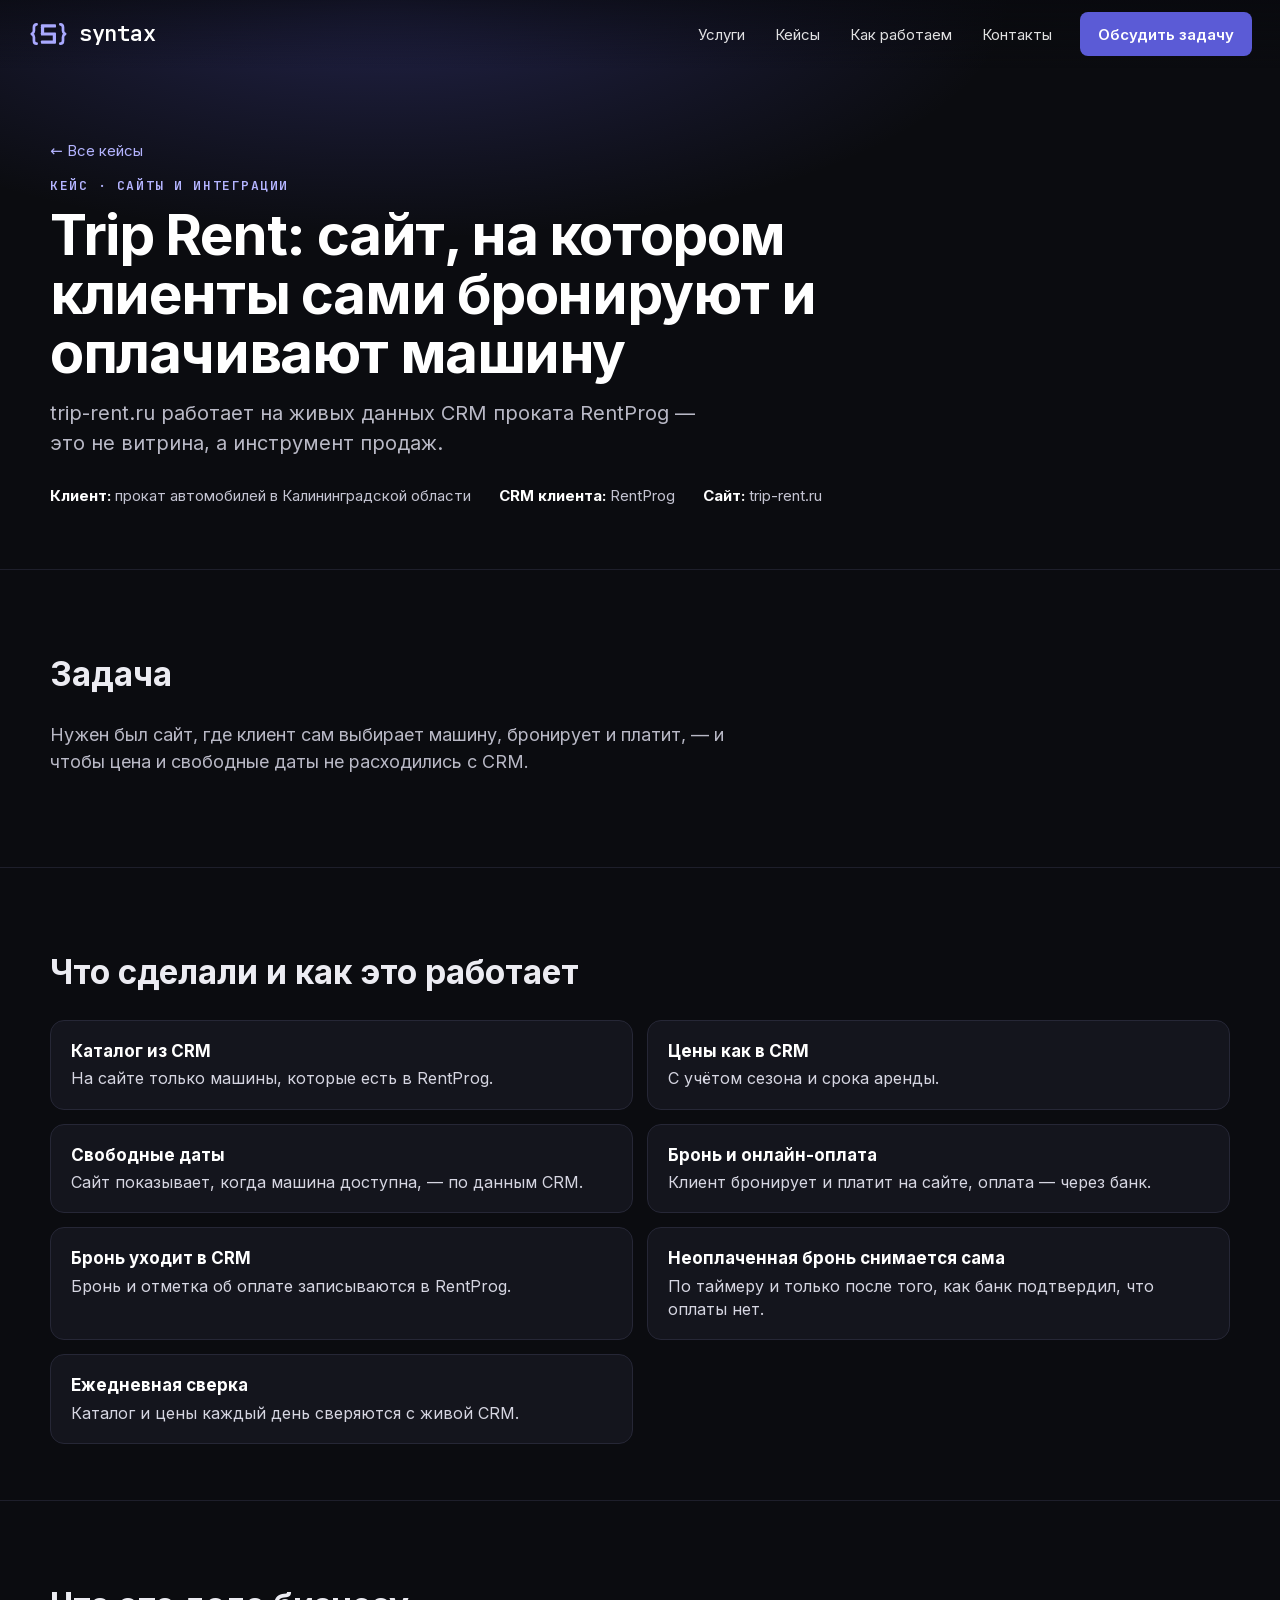
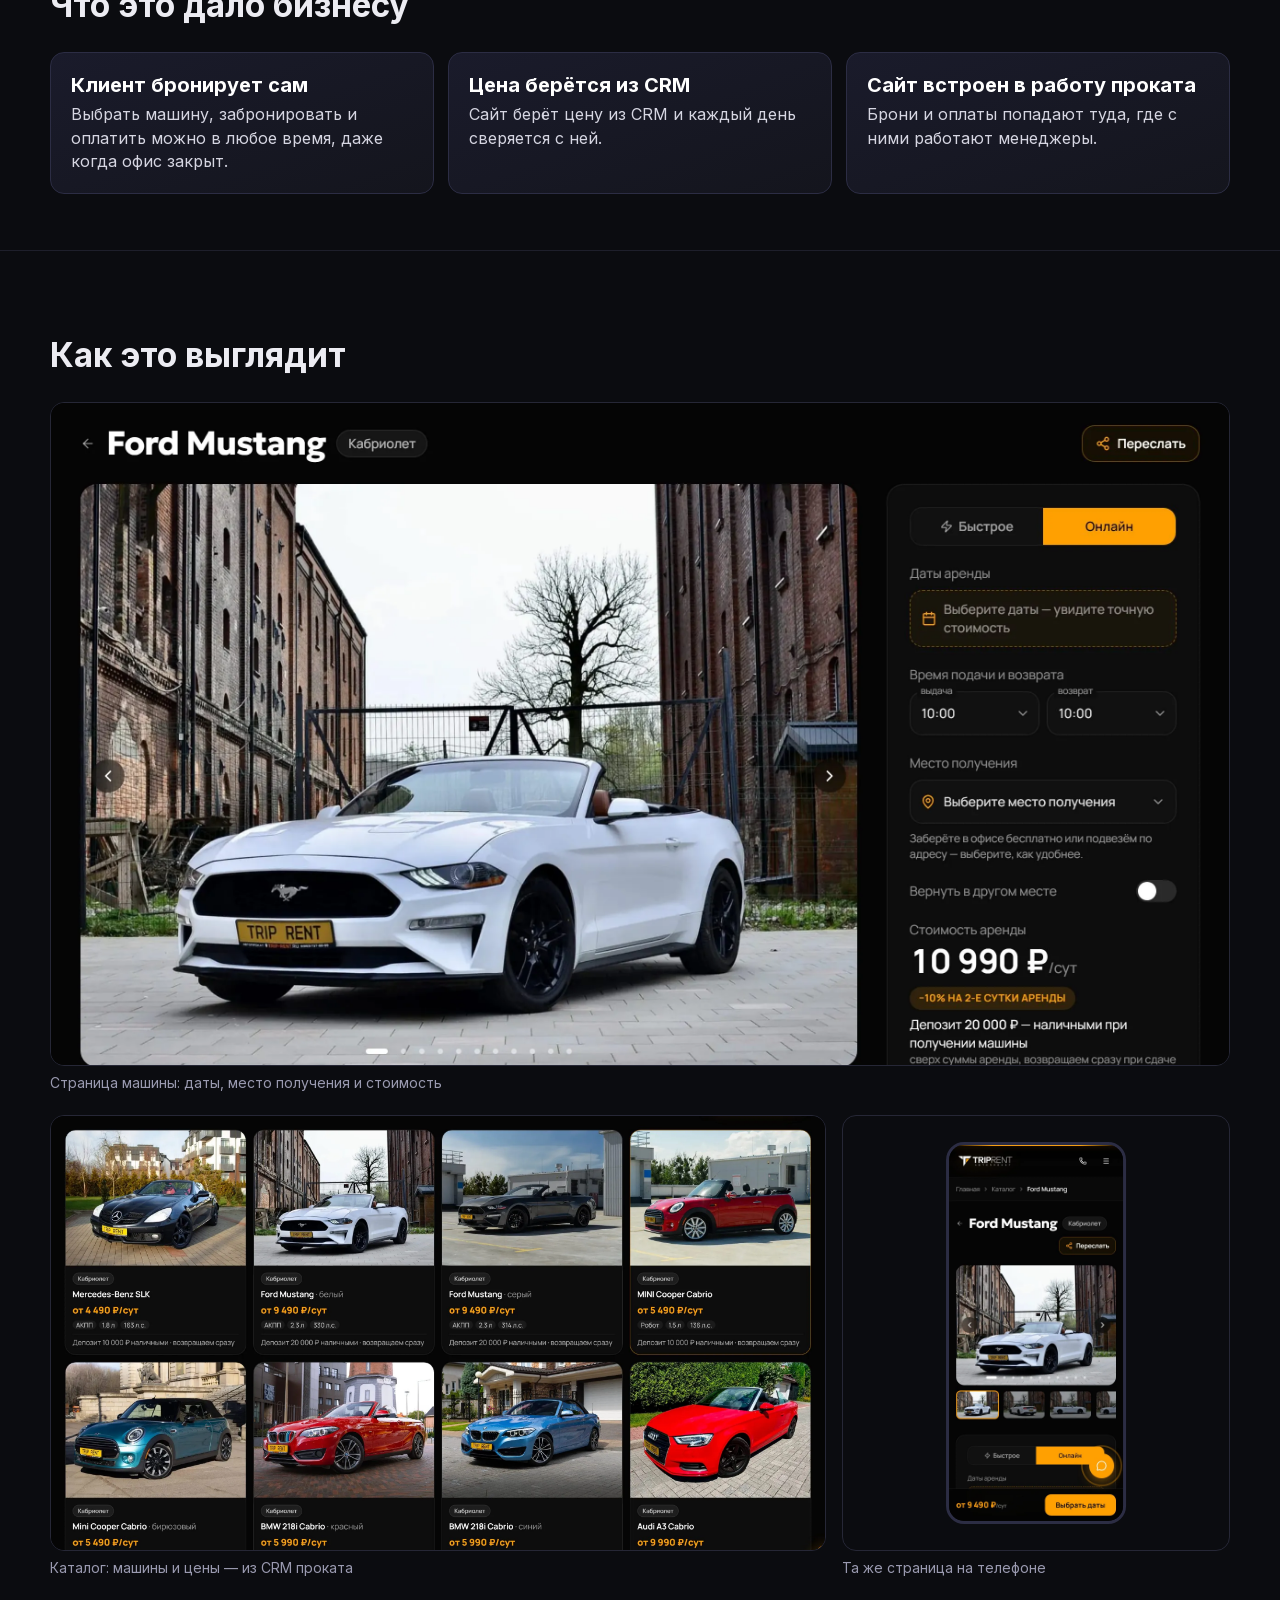
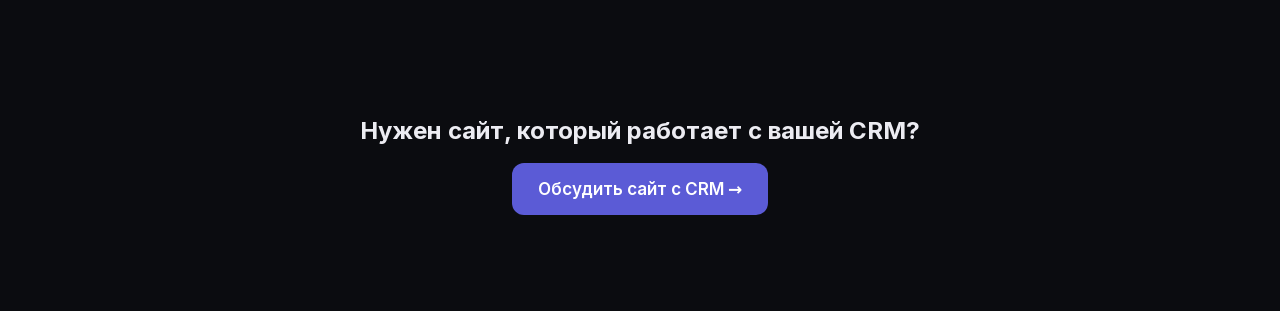
<file: kejs-trip-rent.html>
<!doctype html>
<html lang="ru">
<head>
<meta charset="utf-8">
<meta name="viewport" content="width=device-width, initial-scale=1, viewport-fit=cover">
<title>Прототип: кейс Trip Rent</title>
<meta name="robots" content="noindex, nofollow">
<link rel="stylesheet" href="css/fonts.css">
<link rel="stylesheet" href="css/scena.css?m=0711a">
<link rel="stylesheet" href="css/scena-v2.css?m=0711c">
<link rel="stylesheet" href="css/kejsy-v2.css?m=0711f">
</head>
<body class="k2-stranica">
<header class="scena-shapka v2-shapka">
  <a class="logo" href="index.html" aria-label="syntax">
        <svg viewBox="0 0 76 52" fill="none" aria-hidden="true"><path d="M16 8 q-5 0 -5 6 l0 6 q0 4 -4 6 q4 2 4 6 l0 6 q0 6 5 6" stroke="currentColor" stroke-width="5" stroke-linecap="round" stroke-linejoin="round"/><path d="M60 8 q5 0 5 6 l0 6 q0 4 4 6 q-4 2 -4 6 l0 6 q0 6 -5 6" stroke="currentColor" stroke-width="5" stroke-linecap="round" stroke-linejoin="round"/><g fill="currentColor"><rect x="24" y="8" width="28" height="6" rx="1.6"/><rect x="24" y="12" width="6" height="15" rx="1.6"/><rect x="24" y="23" width="28" height="6" rx="1.6"/><rect x="46" y="27" width="6" height="15" rx="1.6"/><rect x="24" y="38" width="28" height="6" rx="1.6"/></g></svg>
        <span>syntax</span>
      </a>
  <nav class="menyu" aria-label="Разделы">
    <a href="index.html#uslugi">Услуги</a>
    <a href="index.html#kejsy">Кейсы</a>
    <a href="index.html#kak">Как работаем</a>
    <a href="index.html#forma">Контакты</a>
    <a class="knopka" href="#" data-usluga="audit">Обсудить задачу</a>
    <button type="button" id="nav-burger" aria-label="Меню" aria-expanded="false" aria-controls="nav-menu">
      <svg viewBox="0 0 24 24" fill="none" stroke="currentColor" stroke-width="2" stroke-linecap="round" aria-hidden="true"><line x1="3" y1="7" x2="21" y2="7"/><line x1="3" y1="12" x2="21" y2="12"/><line x1="3" y1="17" x2="21" y2="17"/></svg>
    </button>
  </nav>
  <div id="nav-menu" hidden>
    <a href="index.html#uslugi">Услуги</a>
    <a href="index.html#kejsy">Кейсы</a>
    <a href="index.html#kak">Как работаем</a>
    <a href="index.html#forma">Контакты</a>
  </div>
</header>

<main>
<section class="k2-geroj">
  <div class="k2-in">
    <a class="k2-nazad" href="index.html#kejsy">← Все кейсы</a>
    <p class="k2-metka">Кейс · Сайты и интеграции</p>
    <h1>Trip Rent: сайт, на котором клиенты сами бронируют и оплачивают машину</h1>
    <p class="k2-pod">trip-rent.ru работает на живых данных CRM проката RentProg — это не витрина, а инструмент продаж.</p>
    <ul class="k2-fakty">
      <li><b>Клиент:</b> прокат автомобилей в Калининградской области</li>
      <li><b>CRM клиента:</b> RentProg</li>
      <li><b>Сайт:</b> trip-rent.ru</li>
    </ul>
  </div>
</section>

<section class="k2-razdel"><div class="k2-in">
  <h2>Задача</h2>
  <p class="k2-pod">Нужен был сайт, где клиент сам выбирает машину, бронирует и платит, — и чтобы цена и свободные даты не расходились с CRM.</p>
</div></section>

<section class="k2-razdel"><div class="k2-in">
  <h2>Что сделали и как это работает</h2>
  <ul class="k2-spisok">
        <li><b>Каталог из CRM</b>На сайте только машины, которые есть в RentProg.</li>
        <li><b>Цены как в CRM</b>С учётом сезона и срока аренды.</li>
        <li><b>Свободные даты</b>Сайт показывает, когда машина доступна, — по данным CRM.</li>
        <li><b>Бронь и онлайн-оплата</b>Клиент бронирует и платит на сайте, оплата — через банк.</li>
        <li><b>Бронь уходит в CRM</b>Бронь и отметка об оплате записываются в RentProg.</li>
        <li><b>Неоплаченная бронь снимается сама</b>По таймеру и только после того, как банк подтвердил, что оплаты нет.</li>
        <li><b>Ежедневная сверка</b>Каталог и цены каждый день сверяются с живой CRM.</li>
  </ul>
</div></section>

<section class="k2-razdel"><div class="k2-in">
  <h2>Что это дало бизнесу</h2>
  <ul class="k2-rezultaty">
        <li><b>Клиент бронирует сам</b>Выбрать машину, забронировать и оплатить можно в любое время, даже когда офис закрыт.</li>
        <li><b>Цена берётся из CRM</b>Сайт берёт цену из CRM и каждый день сверяется с ней.</li>
        <li><b>Сайт встроен в работу проката</b>Брони и оплаты попадают туда, где с ними работают менеджеры.</li>
  </ul>
</div></section>

<section class="k2-razdel"><div class="k2-in">
  <h2>Как это выглядит</h2>
  <div class="k2-skriny kompozit">
      <figure class="shiroko"><div class="k2-kartinka"><img class="k2-snimok" src="img/kejsy-v2/trip-rent-mashina.webp" alt="Страница машины на trip-rent.ru: фото, выбор дат, времени, места получения и стоимость" loading="lazy" width="2560" height="1440"></div><figcaption>Страница машины: даты, место получения и стоимость</figcaption></figure>
      <figure><div class="k2-kartinka"><img class="k2-snimok" src="img/kejsy-v2/trip-rent-katalog.webp" alt="Каталог trip-rent.ru: кабриолеты с фото и ценой за сутки" loading="lazy" width="2656" height="1536"></div><figcaption>Каталог: машины и цены — из CRM проката</figcaption></figure>
      <figure><div class="k2-kartinka"><img class="k2-snimok tel" src="img/kejsy-v2/trip-rent-telefon.webp" alt="Страница машины на телефоне: фото и кнопка «Выбрать даты»" loading="lazy" width="780" height="1688"></div><figcaption>Та же страница на телефоне</figcaption></figure>
  </div>
</div></section>

<section class="k2-prizyv"><div class="k2-in">
  <h2>Нужен сайт, который работает с вашей CRM?</h2>
  <button type="button" class="v2-knopka" data-usluga="sayt">Обсудить сайт с CRM →</button>
</div></section>
</main>

<div class="v2-forma-fon" hidden>
  <form class="v2-forma" role="dialog" aria-modal="true" aria-labelledby="v2-forma-z" novalidate>
    <button type="button" class="v2-zakryt" aria-label="Закрыть">×</button>
    <div class="v2-polya">
      <p class="z" id="v2-forma-z">Обсудим задачу</p>
      <p class="u" id="v2-forma-u">Услуга выбрана по кнопке — можно поменять</p>
      <label>Ваше имя<input name="name" required autocomplete="name"></label>
      <label>Telegram или телефон<input name="contact" required autocomplete="tel"></label>
      <label>Что нужно<select name="usluga" id="v2-usluga">
        <option value="audit">Не знаю, с чего начать — нужен аудит</option>
        <option value="agent">ИИ-агент: заявки и ответы клиентам</option>
        <option value="crm">CRM под процесс</option>
        <option value="avtomat">Автоматизация и интеграции</option>
        <option value="analitika">Аналитика и отчёты</option>
        <option value="sayt">Сайт или приложение</option>
      </select></label>
      <input type="hidden" name="scena" id="v2-scena">
      <button type="submit" class="v2-knopka">Отправить заявку</button>
      <p class="m">152-ФЗ · данные не передаём третьим лицам · <a href="https://t.me/syntax_ai_agency" target="_blank" rel="noopener">или напишите в Telegram →</a></p>
    </div>
    <div class="v2-spasibo" hidden>
      <p class="z">Спасибо! Заявка отправлена</p>
      <p class="m">Это прототип: заявка никуда не ушла.</p>
    </div>
  </form>
</div>

<script>
(function () { var b = document.getElementById('nav-burger'), m = document.getElementById('nav-menu'); if (!b || !m) return;
  b.onclick = function () { var o = m.hidden; m.hidden = !o; b.setAttribute('aria-expanded', String(o)); }; })();
</script>
<script src="js/scena/v2-dop.js?m=0711a"></script>
</body>
</html>
</file>
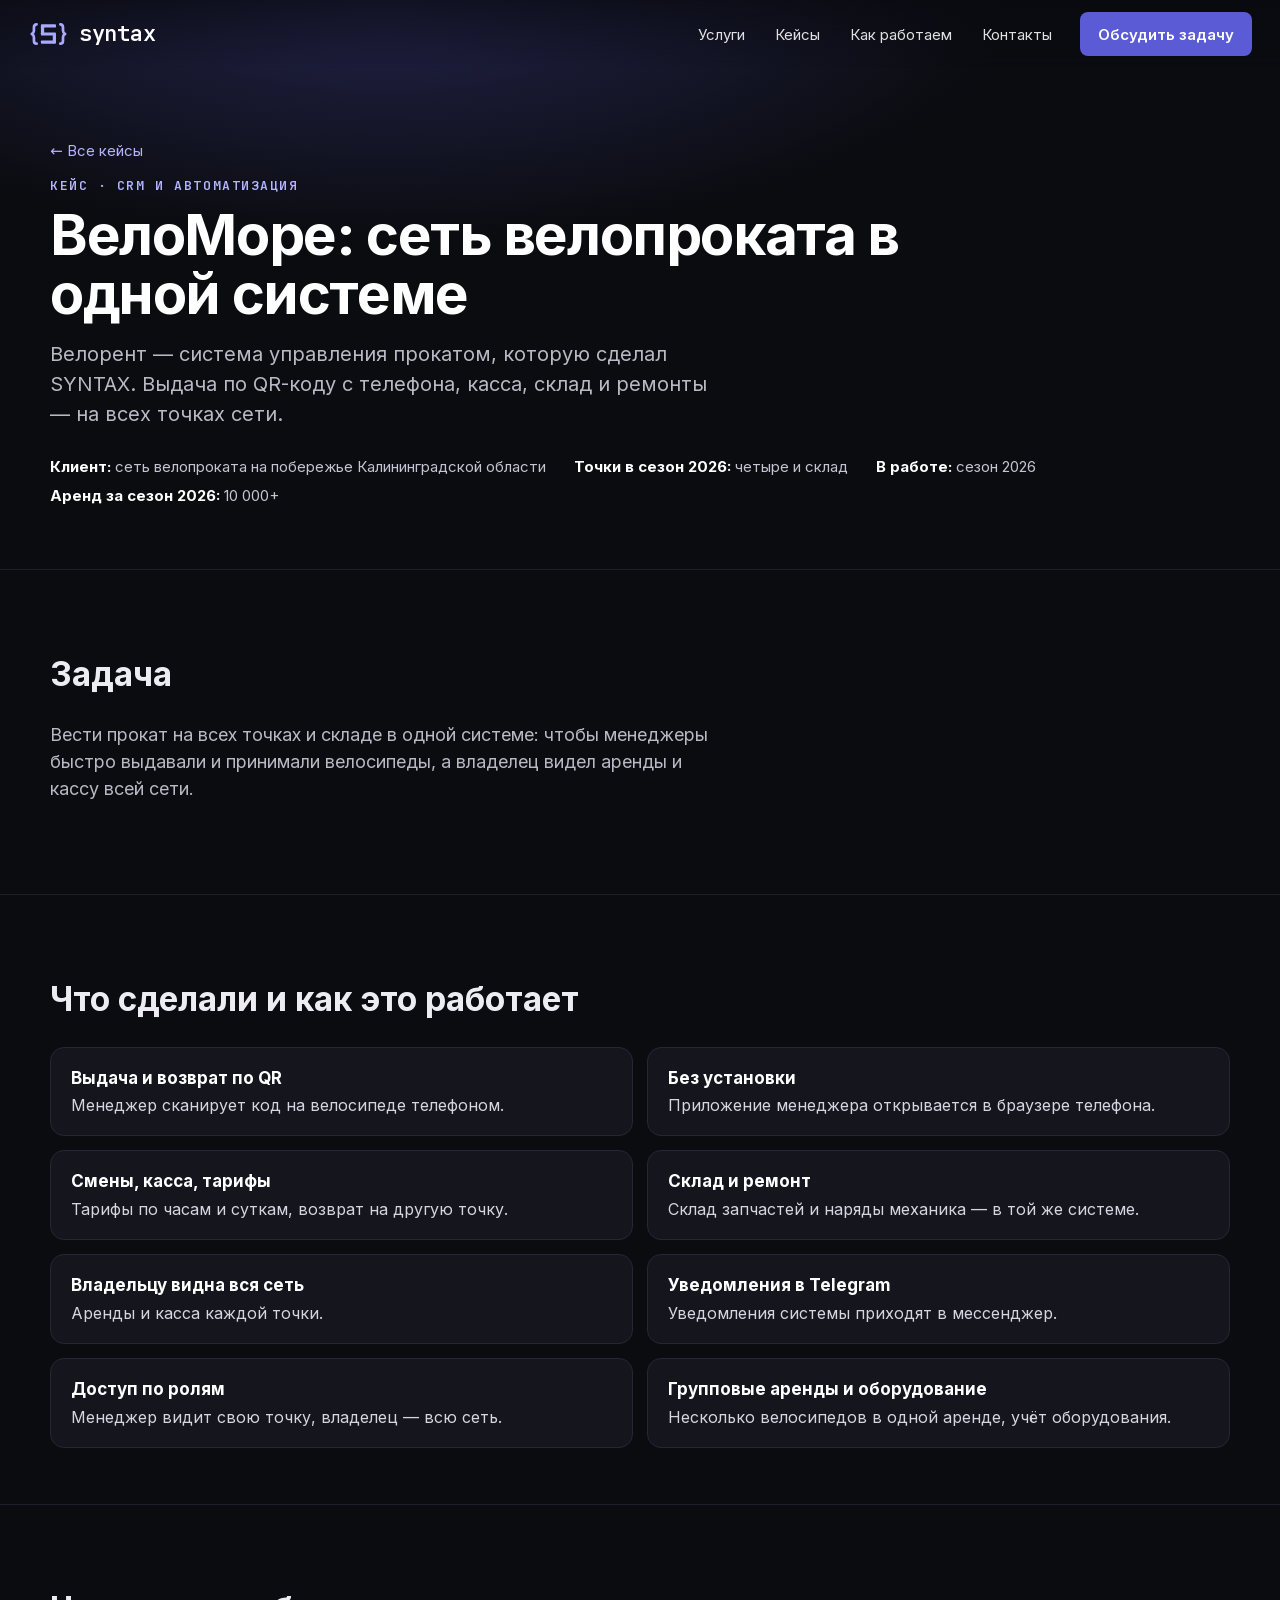
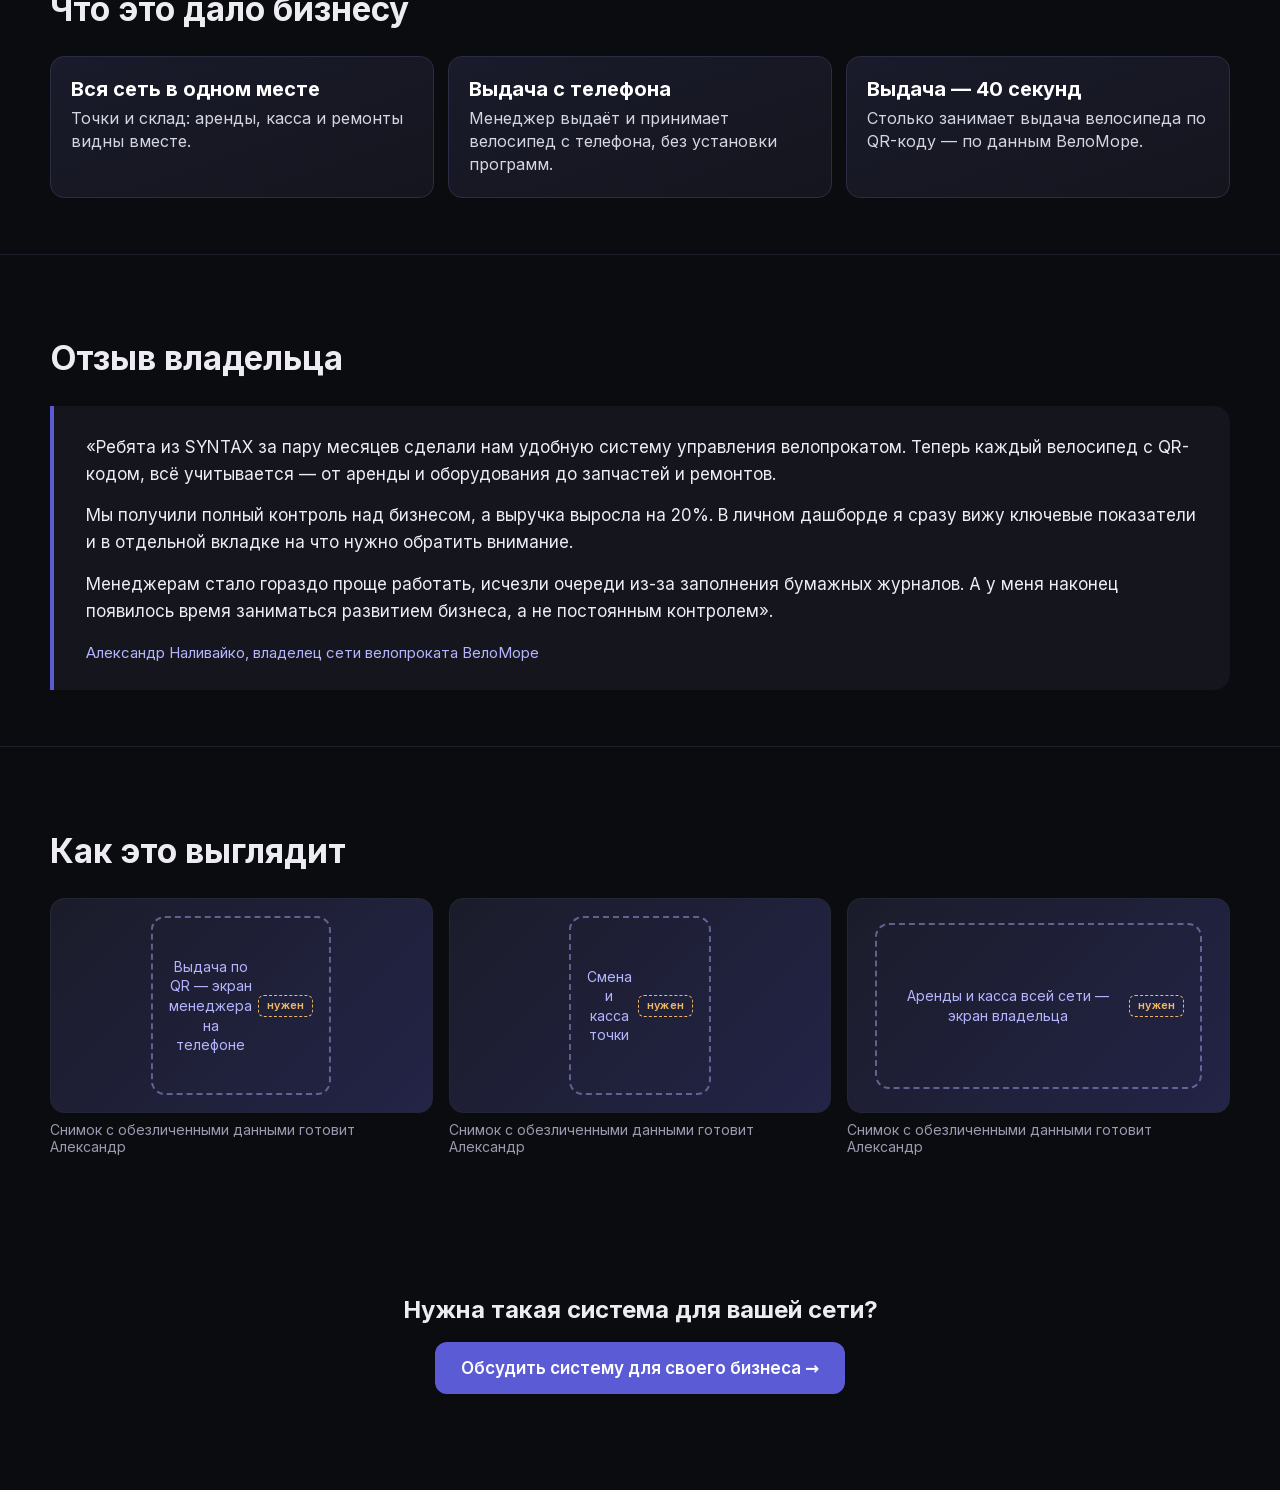
<file: kejs-velomore.html>
<!doctype html>
<html lang="ru">
<head>
<meta charset="utf-8">
<meta name="viewport" content="width=device-width, initial-scale=1, viewport-fit=cover">
<title>Прототип: кейс ВелоМоре</title>
<meta name="robots" content="noindex, nofollow">
<link rel="stylesheet" href="css/fonts.css">
<link rel="stylesheet" href="css/scena.css?m=0711a">
<link rel="stylesheet" href="css/scena-v2.css?m=0711c">
<link rel="stylesheet" href="css/kejsy-v2.css?m=0711f">
</head>
<body class="k2-stranica">
<header class="scena-shapka v2-shapka">
  <a class="logo" href="index.html" aria-label="syntax">
        <svg viewBox="0 0 76 52" fill="none" aria-hidden="true"><path d="M16 8 q-5 0 -5 6 l0 6 q0 4 -4 6 q4 2 4 6 l0 6 q0 6 5 6" stroke="currentColor" stroke-width="5" stroke-linecap="round" stroke-linejoin="round"/><path d="M60 8 q5 0 5 6 l0 6 q0 4 4 6 q-4 2 -4 6 l0 6 q0 6 -5 6" stroke="currentColor" stroke-width="5" stroke-linecap="round" stroke-linejoin="round"/><g fill="currentColor"><rect x="24" y="8" width="28" height="6" rx="1.6"/><rect x="24" y="12" width="6" height="15" rx="1.6"/><rect x="24" y="23" width="28" height="6" rx="1.6"/><rect x="46" y="27" width="6" height="15" rx="1.6"/><rect x="24" y="38" width="28" height="6" rx="1.6"/></g></svg>
        <span>syntax</span>
      </a>
  <nav class="menyu" aria-label="Разделы">
    <a href="index.html#uslugi">Услуги</a>
    <a href="index.html#kejsy">Кейсы</a>
    <a href="index.html#kak">Как работаем</a>
    <a href="index.html#forma">Контакты</a>
    <a class="knopka" href="#" data-usluga="audit">Обсудить задачу</a>
    <button type="button" id="nav-burger" aria-label="Меню" aria-expanded="false" aria-controls="nav-menu">
      <svg viewBox="0 0 24 24" fill="none" stroke="currentColor" stroke-width="2" stroke-linecap="round" aria-hidden="true"><line x1="3" y1="7" x2="21" y2="7"/><line x1="3" y1="12" x2="21" y2="12"/><line x1="3" y1="17" x2="21" y2="17"/></svg>
    </button>
  </nav>
  <div id="nav-menu" hidden>
    <a href="index.html#uslugi">Услуги</a>
    <a href="index.html#kejsy">Кейсы</a>
    <a href="index.html#kak">Как работаем</a>
    <a href="index.html#forma">Контакты</a>
  </div>
</header>

<main>
<section class="k2-geroj">
  <div class="k2-in">
    <a class="k2-nazad" href="index.html#kejsy">← Все кейсы</a>
    <p class="k2-metka">Кейс · CRM и автоматизация</p>
    <h1>ВелоМоре: сеть велопроката в одной системе</h1>
    <p class="k2-pod">Велорент — система управления прокатом, которую сделал SYNTAX. Выдача по QR-коду с телефона, касса, склад и ремонты — на всех точках сети.</p>
    <ul class="k2-fakty">
      <li><b>Клиент:</b> сеть велопроката на побережье Калининградской области</li>
      <li><b>Точки в сезон 2026:</b> четыре и склад</li>
      <li><b>В работе:</b> сезон 2026</li>
      <li><b>Аренд за сезон 2026:</b> 10 000+</li>
    </ul>
  </div>
</section>

<section class="k2-razdel"><div class="k2-in">
  <h2>Задача</h2>
  <p class="k2-pod">Вести прокат на всех точках и складе в одной системе: чтобы менеджеры быстро выдавали и принимали велосипеды, а владелец видел аренды и кассу всей сети.</p>
</div></section>

<section class="k2-razdel"><div class="k2-in">
  <h2>Что сделали и как это работает</h2>
  <ul class="k2-spisok">
        <li><b>Выдача и возврат по QR</b>Менеджер сканирует код на велосипеде телефоном.</li>
        <li><b>Без установки</b>Приложение менеджера открывается в браузере телефона.</li>
        <li><b>Смены, касса, тарифы</b>Тарифы по часам и суткам, возврат на другую точку.</li>
        <li><b>Склад и ремонт</b>Склад запчастей и наряды механика — в той же системе.</li>
        <li><b>Владельцу видна вся сеть</b>Аренды и касса каждой точки.</li>
        <li><b>Уведомления в Telegram</b>Уведомления системы приходят в мессенджер.</li>
        <li><b>Доступ по ролям</b>Менеджер видит свою точку, владелец — всю сеть.</li>
        <li><b>Групповые аренды и оборудование</b>Несколько велосипедов в одной аренде, учёт оборудования.</li>
  </ul>
</div></section>

<section class="k2-razdel"><div class="k2-in">
  <h2>Что это дало бизнесу</h2>
  <ul class="k2-rezultaty">
        <li><b>Вся сеть в одном месте</b>Точки и склад: аренды, касса и ремонты видны вместе.</li>
        <li><b>Выдача с телефона</b>Менеджер выдаёт и принимает велосипед с телефона, без установки программ.</li>
        <li><b>Выдача — 40 секунд</b>Столько занимает выдача велосипеда по QR-коду — по данным ВелоМоре.</li>
  </ul>
</div></section>

<section class="k2-razdel"><div class="k2-in">
  <h2>Отзыв владельца</h2>
  <blockquote class="k2-otzyv">
    <p>«Ребята из SYNTAX за пару месяцев сделали нам удобную систему управления велопрокатом. Теперь каждый велосипед с QR-кодом, всё учитывается — от аренды и оборудования до запчастей и ремонтов.</p>
    <p>Мы получили полный контроль над бизнесом, а выручка выросла на 20%. В личном дашборде я сразу вижу ключевые показатели и в отдельной вкладке на что нужно обратить внимание.</p>
    <p>Менеджерам стало гораздо проще работать, исчезли очереди из-за заполнения бумажных журналов. А у меня наконец появилось время заниматься развитием бизнеса, а не постоянным контролем».</p>
    <footer>Александр Наливайко, владелец сети велопроката ВелоМоре</footer>
  </blockquote>
</div></section>

<section class="k2-razdel"><div class="k2-in">
  <h2>Как это выглядит</h2>
  <div class="k2-skriny">
      <figure><div class="k2-kartinka"><div class="k2-ramka tel">Выдача по QR — экран менеджера на телефоне <span class="soglasovat">нужен</span></div></div><figcaption>Снимок с обезличенными данными готовит Александр</figcaption></figure>
      <figure><div class="k2-kartinka"><div class="k2-ramka tel">Смена и касса точки <span class="soglasovat">нужен</span></div></div><figcaption>Снимок с обезличенными данными готовит Александр</figcaption></figure>
      <figure><div class="k2-kartinka"><div class="k2-ramka">Аренды и касса всей сети — экран владельца <span class="soglasovat">нужен</span></div></div><figcaption>Снимок с обезличенными данными готовит Александр</figcaption></figure>
  </div>
</div></section>

<section class="k2-prizyv"><div class="k2-in">
  <h2>Нужна такая система для вашей сети?</h2>
  <button type="button" class="v2-knopka" data-usluga="crm">Обсудить систему для своего бизнеса →</button>
</div></section>
</main>

<div class="v2-forma-fon" hidden>
  <form class="v2-forma" role="dialog" aria-modal="true" aria-labelledby="v2-forma-z" novalidate>
    <button type="button" class="v2-zakryt" aria-label="Закрыть">×</button>
    <div class="v2-polya">
      <p class="z" id="v2-forma-z">Обсудим задачу</p>
      <p class="u" id="v2-forma-u">Услуга выбрана по кнопке — можно поменять</p>
      <label>Ваше имя<input name="name" required autocomplete="name"></label>
      <label>Telegram или телефон<input name="contact" required autocomplete="tel"></label>
      <label>Что нужно<select name="usluga" id="v2-usluga">
        <option value="audit">Не знаю, с чего начать — нужен аудит</option>
        <option value="agent">ИИ-агент: заявки и ответы клиентам</option>
        <option value="crm">CRM под процесс</option>
        <option value="avtomat">Автоматизация и интеграции</option>
        <option value="analitika">Аналитика и отчёты</option>
        <option value="sayt">Сайт или приложение</option>
      </select></label>
      <input type="hidden" name="scena" id="v2-scena">
      <button type="submit" class="v2-knopka">Отправить заявку</button>
      <p class="m">152-ФЗ · данные не передаём третьим лицам · <a href="https://t.me/syntax_ai_agency" target="_blank" rel="noopener">или напишите в Telegram →</a></p>
    </div>
    <div class="v2-spasibo" hidden>
      <p class="z">Спасибо! Заявка отправлена</p>
      <p class="m">Это прототип: заявка никуда не ушла.</p>
    </div>
  </form>
</div>

<script>
(function () { var b = document.getElementById('nav-burger'), m = document.getElementById('nav-menu'); if (!b || !m) return;
  b.onclick = function () { var o = m.hidden; m.hidden = !o; b.setAttribute('aria-expanded', String(o)); }; })();
</script>
<script src="js/scena/v2-dop.js?m=0711a"></script>
</body>
</html>
</file>
<file: css/fonts.css>
/* Шрифты лежат рядом с сайтом, а не на fonts.gstatic.com.
   Причина — в брейне: «Ретро 21.09.2026 — вёрстку сайту рисует чужой CDN».
   Inter и JetBrains Mono вариативные: один файл на набор символов покрывает все
   начертания, поэтому face объявлен диапазоном весов, а не по одному на вес.
   Диапазон весов объявлен полным (Inter 100–900, JetBrains Mono 100–800):
   у вариативного шрифта это бесплатно, а при заужённом диапазоне браузер молча
   обрезает вес — страницы, просившие 900, получали 800 и текст был уже.
   Наборы только cyrillic, cyrillic-ext, latin, latin-ext — греческий и вьетнамский
   сайту не нужны. Собрано 21.09.2026 из fonts.googleapis.com/css2 */

/* cyrillic-ext */
@font-face {
  font-family: 'Inter';
  font-style: normal;
  font-weight: 100 900;
  font-display: swap;
  src: url('../fonts/inter-cyrillic-ext.woff2') format('woff2');
  unicode-range: U+0460-052F, U+1C80-1C8A, U+20B4, U+2DE0-2DFF, U+A640-A69F, U+FE2E-FE2F;
}

/* cyrillic */
@font-face {
  font-family: 'Inter';
  font-style: normal;
  font-weight: 100 900;
  font-display: swap;
  src: url('../fonts/inter-cyrillic.woff2') format('woff2');
  unicode-range: U+0301, U+0400-045F, U+0490-0491, U+04B0-04B1, U+2116;
}

/* latin-ext */
@font-face {
  font-family: 'Inter';
  font-style: normal;
  font-weight: 100 900;
  font-display: swap;
  src: url('../fonts/inter-latin-ext.woff2') format('woff2');
  unicode-range: U+0100-02BA, U+02BD-02C5, U+02C7-02CC, U+02CE-02D7, U+02DD-02FF, U+0304, U+0308, U+0329, U+1D00-1DBF, U+1E00-1E9F, U+1EF2-1EFF, U+2020, U+20A0-20AB, U+20AD-20C0, U+2113, U+2C60-2C7F, U+A720-A7FF;
}

/* latin */
@font-face {
  font-family: 'Inter';
  font-style: normal;
  font-weight: 100 900;
  font-display: swap;
  src: url('../fonts/inter-latin.woff2') format('woff2');
  unicode-range: U+0000-00FF, U+0131, U+0152-0153, U+02BB-02BC, U+02C6, U+02DA, U+02DC, U+0304, U+0308, U+0329, U+2000-206F, U+20AC, U+2122, U+2191, U+2193, U+2212, U+2215, U+FEFF, U+FFFD;
}

/* cyrillic-ext */
@font-face {
  font-family: 'JetBrains Mono';
  font-style: normal;
  font-weight: 100 800;
  font-display: swap;
  src: url('../fonts/jetbrains-mono-cyrillic-ext.woff2') format('woff2');
  unicode-range: U+0460-052F, U+1C80-1C8A, U+20B4, U+2DE0-2DFF, U+A640-A69F, U+FE2E-FE2F;
}

/* cyrillic */
@font-face {
  font-family: 'JetBrains Mono';
  font-style: normal;
  font-weight: 100 800;
  font-display: swap;
  src: url('../fonts/jetbrains-mono-cyrillic.woff2') format('woff2');
  unicode-range: U+0301, U+0400-045F, U+0490-0491, U+04B0-04B1, U+2116;
}

/* latin-ext */
@font-face {
  font-family: 'JetBrains Mono';
  font-style: normal;
  font-weight: 100 800;
  font-display: swap;
  src: url('../fonts/jetbrains-mono-latin-ext.woff2') format('woff2');
  unicode-range: U+0100-02BA, U+02BD-02C5, U+02C7-02CC, U+02CE-02D7, U+02DD-02FF, U+0304, U+0308, U+0329, U+1D00-1DBF, U+1E00-1E9F, U+1EF2-1EFF, U+2020, U+20A0-20AB, U+20AD-20C0, U+2113, U+2C60-2C7F, U+A720-A7FF;
}

/* latin */
@font-face {
  font-family: 'JetBrains Mono';
  font-style: normal;
  font-weight: 100 800;
  font-display: swap;
  src: url('../fonts/jetbrains-mono-latin.woff2') format('woff2');
  unicode-range: U+0000-00FF, U+0131, U+0152-0153, U+02BB-02BC, U+02C6, U+02DA, U+02DC, U+0304, U+0308, U+0329, U+2000-206F, U+20AC, U+2122, U+2191, U+2193, U+2212, U+2215, U+FEFF, U+FFFD;
}
</file>
<file: css/scena-v2.css>
/* Прототип v2 — новая структура (документ sayt-syntax-struktura-06-11.html, принят 06.11). Поверх scena.css, его не меняет.
   Сцена: заголовок, одно предложение, одна кнопка. Компьютер — место текста у каждой сцены своё; телефон — всё внизу. 07.11.2026. */
html{scroll-behavior:smooth}
@media (prefers-reduced-motion:reduce){html{scroll-behavior:auto}}

/* Сцена залипает: компьютер — на одну высоту окна (решение 2); телефон — на полторы (07.11: «сначала менялась картинка,
   потом двигалась до следующего экрана, останавливалась — небольшой скролл без смены и опять смена») */
.scena-sekciya.v2{height:250vh;height:250svh}
@media (hover:hover) and (pointer:fine){.scena-sekciya.v2{height:200vh;height:200svh}}

/* Шапка держится сверху на всех сценах */
.scena-shapka.v2-shapka{position:fixed;z-index:30}

/* Точки-переходы к сценам (решение 2) */
.v2-tochki{position:fixed;right:18px;top:50%;transform:translateY(-50%);z-index:25;display:flex;flex-direction:column;gap:6px}
.v2-tochki a{display:flex;align-items:center;justify-content:flex-end;gap:10px;min-height:28px;color:#fff;text-decoration:none;font-size:13px}
.v2-tochki a span{opacity:0;transition:opacity .2s;background:rgba(8,9,14,.7);padding:3px 8px;border-radius:6px}
.v2-tochki a:hover span,.v2-tochki a:focus-visible span{opacity:1}
.v2-tochki a i{width:10px;height:10px;border-radius:50%;border:2px solid rgba(255,255,255,.8);background:transparent;flex:none}
.v2-tochki a.on i{background:#fff}

/* Текст сцены */
.v2-tekst{position:absolute;z-index:3;width:min(560px,34vw);pointer-events:none;color:#fff}
.v2-tekst h1,.v2-tekst h2{margin:0 0 .35em;font-weight:700;font-size:clamp(30px,3.1vw,56px);line-height:1.06;letter-spacing:-.02em;text-shadow:0 2px 28px rgba(0,0,0,.6)}
.v2-tekst .v2-pod{margin:0 0 20px;color:rgba(255,255,255,.92);font-size:clamp(16px,1.2vw,20px);line-height:1.45;text-shadow:0 1px 14px rgba(0,0,0,.75)}
.v2-knopka{pointer-events:auto;display:inline-flex;align-items:center;min-height:52px;padding:0 26px;border:0;border-radius:12px;background:#5B5BD6;color:#fff;
  font:600 17px/1 Inter,system-ui,sans-serif;cursor:pointer;transition:background .2s}
.v2-knopka:hover{background:#4c4cc4}
.v2-knopka:focus-visible,.v2-napr a:focus-visible{outline:2px solid #fff;outline-offset:3px}
.v2-mel{margin:10px 0 0;color:rgba(255,255,255,.75);font-size:14px;text-shadow:0 1px 10px rgba(0,0,0,.8)}
.v2-napr{display:flex;flex-wrap:wrap;gap:8px;margin:0 0 22px;padding:0;list-style:none}
.v2-napr a{pointer-events:auto;display:inline-flex;align-items:center;min-height:38px;padding:0 16px;border:1px solid rgba(255,255,255,.5);border-radius:999px;
  background:rgba(8,9,14,.45);color:#fff;text-decoration:none;font-size:15px;transition:border-color .2s,background .2s}
.v2-napr a:hover{border-color:#fff;background:rgba(91,91,214,.5)}

/* Места текста на компьютере и затемнение под ним */
.v2.t-sleva .v2-tekst{left:clamp(24px,5vw,96px);top:50%;transform:translateY(-50%)}
.v2.t-sleva-verh .v2-tekst{left:clamp(24px,5vw,96px);top:clamp(96px,14vh,150px)}
.v2.t-sverhu .v2-tekst{left:50%;top:clamp(90px,12vh,140px);transform:translateX(-50%);width:min(820px,64vw);text-align:center}
.v2.t-snizu .v2-tekst{left:50%;bottom:clamp(28px,6vh,64px);transform:translateX(-50%);width:min(900px,70vw);text-align:center}
.v2.uzko .v2-tekst{width:min(500px,27vw)}
.v2.t-sleva .scena-zatemnenie{background:linear-gradient(to right, rgba(8,9,14,.84) 0%, rgba(8,9,14,.6) 26%, rgba(8,9,14,0) 46%)}
.v2.t-sleva-verh .scena-zatemnenie{background:radial-gradient(ellipse 42% 55% at 18% 28%, rgba(8,9,14,.82), rgba(8,9,14,.55) 50%, rgba(8,9,14,0) 85%)}
.v2.t-sverhu .scena-zatemnenie{background:radial-gradient(ellipse 50% 40% at 50% 20%, rgba(8,9,14,.82), rgba(8,9,14,.55) 45%, rgba(8,9,14,0) 80%)}
.v2.t-snizu .scena-zatemnenie{background:linear-gradient(to top, rgba(8,9,14,.86) 0%, rgba(8,9,14,.6) 22%, rgba(8,9,14,0) 40%)}

/* Телефон: всё внизу — заголовок и кнопка во всю ширину; пояснение скрыто. На фасаде ещё направления (листаются вбок) */
@media (max-width:767px){
  .v2-tochki{display:none}
  .v2 .v2-tekst,.v2.t-sleva .v2-tekst,.v2.t-sleva-verh .v2-tekst,.v2.t-sverhu .v2-tekst,.v2.t-snizu .v2-tekst,.v2.uzko .v2-tekst{
    left:16px;right:16px;top:auto;bottom:calc(18px + env(safe-area-inset-bottom));transform:none;width:auto;text-align:left}
  .v2-tekst h1,.v2-tekst h2{font-size:clamp(28px,8vw,36px)}
  .v2-tekst .v2-pod{display:none}
  .v2-knopka{display:flex;justify-content:center;width:100%;min-height:52px}
  .v2-mel{text-align:center}
  .v2-napr{flex-wrap:nowrap;overflow-x:auto;margin:0 -16px 14px;padding:0 16px;scrollbar-width:none}
  .v2-napr::-webkit-scrollbar{display:none}
  .v2-napr a{white-space:nowrap}
  .v2 .scena-zatemnenie,.v2.t-sleva .scena-zatemnenie,.v2.t-sleva-verh .scena-zatemnenie,.v2.t-sverhu .scena-zatemnenie,.v2.t-snizu .scena-zatemnenie{
    background:linear-gradient(to top, rgba(8,9,14,.88) 0%, rgba(8,9,14,.66) 22%, rgba(8,9,14,0) 36%)}
  .v2.fasad .scena-zatemnenie{background:linear-gradient(to top, rgba(8,9,14,.9) 0%, rgba(8,9,14,.7) 30%, rgba(8,9,14,0) 46%)}
  .v2 .scena-prokrutka{display:none}
}

/* Короткая форма: компьютер — окно справа; телефон — выезжает снизу */
.v2-forma-fon{position:fixed;inset:0;z-index:60;background:rgba(5,6,10,.55);display:flex;justify-content:flex-end;align-items:center;padding:24px}
.v2-forma-fon[hidden]{display:none}
.v2-forma{position:relative;width:min(420px,100%);background:#14151d;color:#fff;border-radius:16px;padding:24px;box-shadow:0 20px 60px rgba(0,0,0,.6)}
.v2-forma .z{margin:0 0 4px;font-size:22px;font-weight:700}
.v2-forma .u{margin:0 0 16px;color:#b4b4ff;font-size:14px}
.v2-forma label{display:block;margin:0 0 12px;font-size:14px;color:#c8c8d6}
.v2-forma input,.v2-forma select{display:block;width:100%;margin-top:6px;min-height:48px;padding:0 12px;border:1px solid #3b3c4c;border-radius:10px;background:#1c1d27;color:#fff;font:16px Inter,system-ui,sans-serif}
.v2-forma input:focus,.v2-forma select:focus{outline:2px solid #5B5BD6;border-color:#5B5BD6}
.v2-forma .v2-knopka{width:100%;justify-content:center;margin-top:6px}
.v2-forma .m{margin:12px 0 0;font-size:12px;color:#9a9ab0}
.v2-forma .m a{color:#b4b4ff}
.v2-zakryt{position:absolute;top:10px;right:10px;width:44px;height:44px;border:0;border-radius:10px;background:transparent;color:#fff;font-size:26px;cursor:pointer}
.v2-zakryt:hover{background:rgba(255,255,255,.08)}
.v2-spasibo{padding:30px 0 10px;text-align:center}
@media (max-width:767px){
  .v2-forma-fon{align-items:flex-end;justify-content:center;padding:0}
  .v2-forma{width:100%;border-radius:18px 18px 0 0;padding:22px 16px calc(22px + env(safe-area-inset-bottom))}
}

/* Что дальше — заглушка блоков после сцен */
.v2-dalshe{min-height:80vh;padding:96px 24px;background:#0b0c10;color:#ececf2}
.v2-dalshe div{max-width:760px;margin:0 auto}
.v2-dalshe h2{font-size:clamp(26px,3vw,40px);margin:0 0 .5em}
.v2-dalshe li{font-size:18px;line-height:1.6;color:#b9b9c6}
</file>
<file: css/kejsy-v2.css>
/* Кейсы v2: блок на главной после сцен и страницы кейсов. Тёмная гамма сцен, фиолетовый SYNTAX. 07.11.2026.
   .soglasovat — метка прототипа: данные ждут подтверждения. Перед выкладкой убрать вместе с тем, что не подтвердили. */
.k2{background:#0b0c10;color:#ececf2;padding:96px 24px}
.k2-in{max-width:1180px;margin:0 auto}
.k2-metka{margin:0 0 10px;color:#b4b4ff;font:600 13px/1.3 "JetBrains Mono",ui-monospace,monospace;letter-spacing:.12em;text-transform:uppercase}
.k2 h2{margin:0 0 12px;font-size:clamp(30px,3.4vw,52px);line-height:1.08;letter-spacing:-.02em;color:#fff}
.k2-pod{margin:0 0 36px;max-width:680px;color:#b9b9c6;font-size:18px;line-height:1.5}
.k2-karty{display:grid;grid-template-columns:1fr 1fr;gap:24px}
.k2-karta{display:flex;flex-direction:column;background:#14151d;border:1px solid #262736;border-radius:20px;overflow:hidden;transition:border-color .2s,transform .2s}
.k2-karta:hover{border-color:#5B5BD6;transform:translateY(-2px)}
.k2-kartinka{position:relative;aspect-ratio:16/9;background:linear-gradient(135deg,#1b1c2a,#232447);display:flex;align-items:center;justify-content:center}
.k2-telo{display:flex;flex-direction:column;flex:1;padding:24px 26px 26px}
.k2-napr{margin:0 0 10px;color:#b4b4ff;font-size:14px}
.k2-karta h3{margin:0 0 10px;color:#fff;font-size:clamp(22px,1.9vw,30px);line-height:1.15}
.k2-karta p{margin:0 0 18px;color:#c4c4d2;font-size:16px;line-height:1.5}
.k2-cifra{margin:auto 0 18px;padding-top:6px;font-size:15px;color:#c4c4d2}
.k2-cifra b{display:block;color:#fff;font-size:30px;line-height:1.1}
.k2-ssylka{align-self:flex-start;margin-top:auto;display:inline-flex;align-items:center;min-height:44px;color:#fff;font-weight:600;text-decoration:none;border-bottom:2px solid #5B5BD6}
.k2-ssylka:hover{color:#b4b4ff}
.k2-cifra+.k2-ssylka{margin-top:0}

/* Заглушка скриншота: рамка устройства с подписью, что сюда встанет */
.k2-ramka{width:86%;height:78%;border:2px dashed rgba(180,180,255,.45);border-radius:14px;display:flex;align-items:center;justify-content:center;
  padding:16px;text-align:center;color:#b4b4ff;font-size:14px;line-height:1.4}
.k2-ramka.tel{position:absolute;top:8%;bottom:8%;left:50%;transform:translateX(-50%);width:auto;height:auto;aspect-ratio:9/18}

/* Снимок экрана на месте заглушки (07.11): широкий — на всю рамку от верха, телефонный — по центру в рамке телефона */
.k2-kartinka:has(.k2-snimok){background:#0b0c10;overflow:hidden}
.k2-karta .k2-kartinka:has(.k2-snimok){border-bottom:1px solid #262736}
.k2-snimok{position:absolute;inset:0;display:block;width:100%;height:100%;object-fit:cover;object-position:top center}
.k2-snimok.tel{inset:auto;top:6%;left:50%;transform:translateX(-50%);width:auto;height:88%;border:3px solid #2c2d44;border-radius:18px}

.soglasovat{display:inline-block;margin-left:6px;padding:1px 8px;border:1px dashed #f0b866;border-radius:6px;color:#f0b866;font:600 11px/1.6 Inter,system-ui,sans-serif;
  letter-spacing:.02em;vertical-align:middle;white-space:nowrap}

/* Страница кейса */
.k2-stranica{background:#0b0c10;color:#ececf2;min-height:100vh}
.k2-geroj{padding:140px 24px 64px;background:radial-gradient(ellipse 70% 60% at 30% 0%,rgba(91,91,214,.28),rgba(11,12,16,0) 70%)}
.k2-geroj h1{margin:0 0 16px;max-width:900px;font-size:clamp(34px,4.4vw,64px);line-height:1.05;letter-spacing:-.025em;color:#fff}
.k2-geroj .k2-pod{font-size:20px;margin-bottom:28px}
.k2-fakty{display:flex;flex-wrap:wrap;gap:10px 28px;margin:0;padding:0;list-style:none;color:#c4c4d2;font-size:15px}
.k2-fakty b{color:#fff}
.k2-razdel{padding:56px 24px;border-top:1px solid #1e1f2b}
.k2-razdel h2{font-size:clamp(26px,2.6vw,38px)}
.k2-dve{display:grid;grid-template-columns:1fr 1fr;gap:24px}
.k2-spisok{margin:0;padding:0;list-style:none;display:grid;grid-template-columns:1fr 1fr;gap:14px}
.k2-spisok li{background:#14151d;border:1px solid #262736;border-radius:14px;padding:18px 20px;font-size:16px;line-height:1.45;color:#d6d6e2}
.k2-spisok li b{display:block;margin-bottom:4px;color:#fff;font-size:17px}
.k2-rezultaty{margin:0;padding:0;list-style:none;display:grid;grid-template-columns:repeat(3,1fr);gap:14px}
.k2-rezultaty li{background:linear-gradient(160deg,#1a1b2b,#14151d);border:1px solid #2c2d44;border-radius:14px;padding:20px;font-size:16px;line-height:1.45;color:#d6d6e2}
.k2-rezultaty li b{display:block;margin-bottom:6px;color:#fff;font-size:20px;line-height:1.2}
.k2-otzyv{margin:0;background:#14151d;border-left:4px solid #5B5BD6;border-radius:0 16px 16px 0;padding:28px 32px}
.k2-otzyv p{margin:0 0 14px;font-size:clamp(17px,1.3vw,20px);line-height:1.6;color:#ececf2}
.k2-otzyv footer{margin-top:18px;color:#b4b4ff;font-size:15px}
.k2-skriny{display:grid;grid-template-columns:repeat(3,1fr);gap:16px}
.k2-skriny figure{margin:0}
.k2-skriny .k2-kartinka{border-radius:14px;border:1px solid #262736}
/* Раскладка снимков «широкий сверху, под ним широкий и телефон одной высоты»: 2fr + 1fr, у телефона рамка 8:9 = половина от 16:9 */
.k2-skriny.kompozit{grid-template-columns:2fr 1fr;gap:24px 16px}
.k2-skriny.kompozit .shiroko{grid-column:1/-1}
.k2-skriny.kompozit .k2-kartinka:has(.tel){aspect-ratio:8/9}
.k2-skriny figcaption{margin-top:8px;color:#9a9ab0;font-size:14px}
.k2-prizyv{padding:64px 24px 96px;text-align:center}
.k2-prizyv h2{margin-bottom:18px}
.k2-nazad{display:inline-block;margin-bottom:18px;color:#b4b4ff;text-decoration:none;font-size:15px}

@media (max-width:860px){
  .k2{padding:64px 16px}
  .k2-karty,.k2-dve,.k2-spisok,.k2-rezultaty,.k2-skriny,.k2-skriny.kompozit{grid-template-columns:1fr}
  .k2-geroj{padding:112px 16px 44px}
  .k2-razdel{padding:40px 16px}
  .k2-otzyv{padding:22px 20px}
  .k2-prizyv .v2-knopka{width:100%;justify-content:center}
}
</file>
<file: css/bloki-v2.css>
/* Блоки после сцен v2 (07.11.2026): услуги, как работаем, доверие, основная форма, подвал.
   Тексты — по документу структуры 06.11 (блоки 7, 9, 10, 11). Гамма — как у кейсов: тёмный фон, фиолетовый SYNTAX. */
.b2{background:#0b0c10;color:#ececf2;padding:96px 24px;border-top:1px solid #1e1f2b}
.b2-in{max-width:1180px;margin:0 auto}
.b2 h2{margin:0 0 12px;font-size:clamp(30px,3.4vw,52px);line-height:1.08;letter-spacing:-.02em;color:#fff}

/* Услуги */
.b2-uslugi{display:grid;grid-template-columns:repeat(3,1fr);gap:20px}
.b2-usluga{display:flex;flex-direction:column;background:#14151d;border:1px solid #262736;border-radius:18px;padding:26px 26px 24px;transition:border-color .2s,transform .2s}
.b2-usluga:hover{border-color:#5B5BD6;transform:translateY(-2px)}
.b2-usluga h3{margin:0 0 10px;color:#fff;font-size:22px;line-height:1.2}
.b2-usluga p{margin:0 0 16px;color:#c4c4d2;font-size:16px;line-height:1.5}
.b2-usluga .b2-ssylki{margin:0 0 18px;padding:0;list-style:none;display:flex;flex-wrap:wrap;gap:6px 14px;font-size:14px}
.b2-usluga .b2-ssylki a{color:#b4b4ff;text-decoration:none;border-bottom:1px solid rgba(180,180,255,.35)}
.b2-usluga .b2-ssylki a:hover{color:#fff}
.b2-usluga .b2-obsudit{margin-top:auto;align-self:flex-start;display:inline-flex;align-items:center;min-height:44px;padding:0 18px;border:1px solid #5B5BD6;border-radius:10px;
  background:transparent;color:#fff;font:600 15px/1 Inter,system-ui,sans-serif;cursor:pointer;transition:background .2s}
.b2-usluga .b2-obsudit:hover{background:#5B5BD6}
.b2-usluga.audit{background:linear-gradient(160deg,#25265a,#14151d 70%);border-color:#3b3c8a}
.b2-usluga.audit .b2-obsudit{background:#5B5BD6}
.b2-tarify{margin:22px 0 0;color:#9a9ab0;font-size:15px}
.b2-tarify a{color:#b4b4ff}

/* Как работаем */
.b2-shagi{margin:0;padding:0;list-style:none;display:grid;grid-template-columns:repeat(4,1fr);gap:16px;counter-reset:shag}
.b2-shagi li{position:relative;background:#14151d;border:1px solid #262736;border-radius:16px;padding:58px 22px 22px;color:#d6d6e2;font-size:16px;line-height:1.5;counter-increment:shag}
.b2-shagi li::before{content:counter(shag);position:absolute;top:18px;left:22px;width:30px;height:30px;border-radius:50%;background:#5B5BD6;color:#fff;
  font:700 15px/30px Inter,system-ui,sans-serif;text-align:center}
.b2-shagi li b{display:block;margin-bottom:6px;color:#fff;font-size:19px;line-height:1.25}

/* Доверие */
.b2-doverie{display:grid;grid-template-columns:repeat(3,1fr);gap:16px}
.b2-doverie > div{background:#14151d;border:1px solid #262736;border-radius:16px;padding:22px;color:#d6d6e2;font-size:16px;line-height:1.5}
.b2-doverie b{display:block;margin-bottom:6px;color:#fff;font-size:18px}
.b2-doverie a{color:#b4b4ff}
.b2-doverie .b2-komanda{grid-column:1/-1;border-style:dashed;border-color:#3b3c8a;background:transparent;text-align:center;color:#b4b4ff}

/* Основная форма */
.b2-forma-blok{background:radial-gradient(ellipse 70% 80% at 80% 0%,rgba(91,91,214,.25),rgba(11,12,16,0) 70%),#0b0c10}
.b2-forma-setka{display:grid;grid-template-columns:1fr 1fr;gap:48px;align-items:start}
.b2-forma-setka .k2-pod{margin-bottom:18px}
.b2-forma-setka > div,.b2-forma label{min-width:0}
.b2-forma select{width:100%;min-width:0;max-width:100%;text-overflow:ellipsis}
.b2-mel{color:#b4b4ff;font-size:15px}
.b2-forma{display:grid;gap:14px;background:#14151d;border:1px solid #262736;border-radius:20px;padding:28px}
.b2-forma label{display:grid;gap:6px;color:#c4c4d2;font-size:14px}
.b2-forma input,.b2-forma select{min-height:48px;padding:0 14px;border:1px solid #2c2d44;border-radius:10px;background:#0b0c10;color:#fff;font:16px Inter,system-ui,sans-serif}
.b2-forma input:focus,.b2-forma select:focus{outline:2px solid #5B5BD6;outline-offset:1px;border-color:#5B5BD6}
.b2-forma input[aria-invalid=true]{border-color:#e5484d}
.b2-forma .v2-knopka{justify-content:center;min-height:52px}
.b2-forma .m{margin:0;color:#9a9ab0;font-size:13px;line-height:1.5}
.b2-forma .m a{color:#b4b4ff}
.b2-forma[hidden],.b2-spasibo[hidden]{display:none}  /* display:grid иначе перебивает hidden */
.b2-spasibo{background:#14151d;border:1px solid #3b3c8a;border-radius:20px;padding:36px 28px;text-align:center}
.b2-spasibo .z{margin:0 0 8px;color:#fff;font-size:24px;font-weight:700}
.b2-spasibo .m{margin:0;color:#9a9ab0}

/* Подвал */
.b2-podval{background:#08090c;color:#9a9ab0;padding:36px 24px calc(36px + env(safe-area-inset-bottom));border-top:1px solid #1e1f2b;font-size:14px}
.b2-podval .b2-in{display:flex;flex-wrap:wrap;gap:12px 28px;justify-content:space-between;align-items:center}
.b2-podval nav{display:flex;flex-wrap:wrap;gap:8px 20px}
.b2-podval a{color:#c4c4d2;text-decoration:none}
.b2-podval a:hover{color:#fff}

/* Точки-переходы сцен прячутся, когда сцены кончились */
.v2-tochki{transition:opacity .3s}
.v2-tochki.skryty{opacity:0;pointer-events:none}

@media (max-width:1024px){
  .b2-uslugi{grid-template-columns:1fr 1fr}
  .b2-shagi{grid-template-columns:1fr 1fr}
}
@media (max-width:860px){
  .b2{padding:64px 16px}
  .b2-uslugi,.b2-shagi,.b2-doverie,.b2-forma-setka{grid-template-columns:1fr}
  .b2-forma-setka{gap:24px}
  .b2-forma{padding:20px}
  .b2-usluga .b2-obsudit{width:100%;justify-content:center}
  .b2-podval{padding-left:16px;padding-right:16px}
}
</file>
<file: css/scena.css>
/* Сцена «было → стало» — стили прототипа. Отдельный файл: общий syntax.css (Tailwind) не трогаем. */
*,*::before,*::after{box-sizing:border-box}
html,body{margin:0;background:#0b0c10;color:#ececf2;font-family:Inter,system-ui,sans-serif;-webkit-font-smoothing:antialiased}

/* Сцена: на компьютере — 3 экрана прокрутки с залипающим окном; на телефоне — обычный экран без залипания. */
.scena-sekciya{position:relative;height:100vh;height:100svh;background:#0b0c10}
@media (hover:hover) and (pointer:fine){.scena-sekciya{height:300vh;height:300svh}}
.scena-okno{position:sticky;top:0;height:100vh;height:100svh;overflow:hidden;touch-action:pan-y}
.scena-do,.scena-posle{position:absolute;inset:0;width:100%;height:100%;display:block}
.scena-do{object-fit:cover}
.scena-posle{pointer-events:none}

/* Затемнение под текстом — одинаковое на «до» и «после», в трансформации не участвует. */
.scena-zatemnenie{position:absolute;inset:0;z-index:2;pointer-events:none;
  background:
    radial-gradient(ellipse 54% 42% at 50% 25%, rgba(8,9,14,.84), rgba(8,9,14,.62) 42%, rgba(8,9,14,0) 78%),
    linear-gradient(to top, rgba(8,9,14,.45), rgba(8,9,14,0) 16%)}

/* Шапка */
.scena-shapka{position:absolute;left:0;right:0;top:0;z-index:4;display:flex;align-items:center;justify-content:space-between;
  padding:12px 28px;background:linear-gradient(to bottom, rgba(8,9,14,.62), rgba(8,9,14,0))}
.logo{display:flex;align-items:center;gap:10px;color:#fff;text-decoration:none;min-height:44px}
.logo svg{height:28px;color:#a9a9ff}
.logo span{font:600 22px/1 "JetBrains Mono",ui-monospace,monospace;letter-spacing:-.01em}
.menyu{display:flex;align-items:center;gap:6px}
.menyu a{color:rgba(255,255,255,.88);text-decoration:none;font-size:15px;padding:0 12px;min-height:44px;display:flex;align-items:center;border-radius:8px}
.menyu a:hover{color:#fff;background:rgba(255,255,255,.08)}
.menyu a.knopka{background:#5B5BD6;color:#fff;font-weight:600;margin-left:10px;padding:0 18px}
.menyu a.knopka:hover{background:#4c4cc4}
#nav-burger{display:none;width:44px;height:44px;margin-left:8px;padding:10px;border:1px solid rgba(255,255,255,.25);border-radius:10px;background:rgba(8,9,14,.4);color:#fff;cursor:pointer}
#nav-burger svg{width:100%;height:100%}
#nav-menu{position:absolute;top:66px;right:16px;min-width:220px;padding:6px;border-radius:12px;background:rgba(14,15,22,.96);box-shadow:0 8px 32px rgba(0,0,0,.5)}
#nav-menu[hidden]{display:none}
#nav-menu a{display:flex;align-items:center;min-height:44px;padding:0 14px;color:#fff;text-decoration:none;border-radius:8px;font-size:16px}
#nav-menu a:hover{background:rgba(255,255,255,.08)}

/* Главный текст — сверху по центру, над кровлей: доска, стол, станки и торец остаются открытыми. */
.scena-tekst{position:absolute;z-index:3;left:50%;top:clamp(92px,13vh,150px);transform:translateX(-50%);
  width:min(920px,90vw);text-align:center;pointer-events:none}
.scena-tekst h1{margin:0 0 .32em;color:#fff;font-weight:700;font-size:clamp(34px,4.6vw,76px);line-height:1.04;letter-spacing:-.025em;
  text-shadow:0 2px 30px rgba(0,0,0,.55)}
.scena-tekst .pod{margin:0 auto .9em;max-width:740px;color:rgba(255,255,255,.93);font-size:clamp(17px,1.5vw,24px);line-height:1.4;
  text-shadow:0 1px 16px rgba(0,0,0,.65)}
.scena-tekst .stroka{display:inline-block;margin:0;padding:7px 16px;border-radius:999px;background:rgba(8,9,14,.58);
  color:#ececff;font:600 clamp(13px,1vw,16px)/1.3 "JetBrains Mono",ui-monospace,monospace;letter-spacing:.06em;
  text-shadow:0 1px 12px rgba(0,0,0,.7)}
.bez-teksta .scena-tekst,.bez-teksta .scena-zatemnenie{display:none}

/* Подсказки */
.scena-prokrutka{position:absolute;z-index:3;left:50%;bottom:20px;transform:translateX(-50%);display:flex;flex-direction:column;align-items:center;gap:4px;
  color:rgba(255,255,255,.82);font-size:14px;pointer-events:none;transition:opacity .4s;text-shadow:0 1px 10px rgba(0,0,0,.7)}
.scena-prokrutka svg{width:22px;height:22px;animation:vniz 1.8s ease-in-out infinite}
.scena-prokrutka.skryta{opacity:0}
@keyframes vniz{0%,100%{transform:translateY(0)}50%{transform:translateY(5px)}}
.scena-kist-podskazka{display:none;position:absolute;z-index:3;left:50%;bottom:76px;transform:translateX(-50%);padding:9px 16px;border-radius:999px;
  background:rgba(8,9,14,.62);color:#fff;font-size:14px;pointer-events:none}
.s-podskazkoj.s-kistyu.posle-gotovo .scena-kist-podskazka{display:block}
@media (prefers-reduced-motion:reduce){.scena-prokrutka svg{animation:none}}

/* Телефон */
@media (max-width:767px){
  .scena-shapka{padding:10px 16px}
  .menyu a:not(.knopka){display:none}
  #nav-burger{display:block}
  .menyu a.knopka{margin-left:0;padding:0 14px;font-size:14px}
  .logo span{font-size:19px}
  .logo svg{height:24px}
  .scena-tekst{top:84px;width:calc(100vw - 32px)}
  .scena-tekst h1{font-size:clamp(30px,8.6vw,40px)}
  .scena-tekst .pod{font-size:16px}
  .scena-zatemnenie{background:
    linear-gradient(to bottom, rgba(8,9,14,.74) 0%, rgba(8,9,14,.55) 32%, rgba(8,9,14,0) 58%),
    linear-gradient(to top, rgba(8,9,14,.45), rgba(8,9,14,0) 16%)}
}

/* Экраны с текстом сбоку (фасад, приёмная, кабинет — класс polozhenie). Положение текста выбирается на панели: слева / справа / сверху / снизу.
   Затемнение переезжает вместе с текстом; кнопки кликаются, остальной текст пропускает кисть. */
.polozhenie .scena-tekst.ofer{left:auto;right:auto;top:auto;bottom:auto;transform:none;width:min(700px,42vw);text-align:left}
.ofer .plashka{display:inline-flex;align-items:center;gap:9px;margin:0 0 18px;padding:7px 14px;border-radius:999px;background:rgba(8,9,14,.6);
  color:rgba(255,255,255,.9);font-size:clamp(13px,.95vw,15px);line-height:1.3;text-shadow:none}
.ofer .plashka b{color:#fff}
.ofer .tochka{flex:none;width:8px;height:8px;border-radius:50%;background:#4ade80;box-shadow:0 0 0 4px rgba(74,222,128,.22)}
.ofer h2{margin:0 0 .7em;color:#fff;font-weight:700;font-size:clamp(28px,2.7vw,48px);line-height:1.08;letter-spacing:-.02em;text-shadow:0 2px 30px rgba(0,0,0,.6)}
.ofer .akcent{color:#b4b4ff;white-space:nowrap}
.ofer .knopki{display:flex;flex-wrap:wrap;gap:12px;margin:0 0 22px}
.ofer .knopki a{pointer-events:auto;display:inline-flex;align-items:center;min-height:50px;padding:0 24px;border-radius:12px;
  font-weight:600;font-size:16px;text-decoration:none;transition:background .2s,border-color .2s}
.ofer .k-glavnaya{background:#5B5BD6;color:#fff}
.ofer .k-glavnaya:hover{background:#4c4cc4}
.ofer .k-vtoraya{color:#fff;border:1px solid rgba(255,255,255,.42);background:rgba(8,9,14,.38)}
.ofer .k-vtoraya:hover{border-color:rgba(255,255,255,.75)}
.ofer .knopki a:focus-visible{outline:2px solid #fff;outline-offset:3px}
.ofer .cifry{display:flex;flex-wrap:wrap;gap:8px 26px;margin:0;padding:0;list-style:none;
  font:500 clamp(12px,.85vw,14px)/1.4 "JetBrains Mono",ui-monospace,monospace;color:rgba(255,255,255,.78);text-shadow:0 1px 10px rgba(0,0,0,.7)}
.ofer .cifry b{color:#fff;font-weight:700}

.polozhenie.tekst-sleva .scena-tekst.ofer{left:clamp(24px,5vw,96px);top:50%;transform:translateY(-50%)}
.polozhenie.tekst-sprava .scena-tekst.ofer{right:clamp(24px,5vw,96px);top:50%;transform:translateY(-50%)}
.polozhenie.tekst-sverhu .scena-tekst.ofer{left:50%;top:clamp(40px,8vh,96px);transform:translateX(-50%);width:min(940px,88vw);text-align:center}
.polozhenie.tekst-snizu .scena-tekst.ofer{left:50%;bottom:clamp(28px,6vh,64px);transform:translateX(-50%);width:min(1040px,90vw);text-align:center}
.polozhenie.tekst-sverhu .ofer .knopki,.polozhenie.tekst-snizu .ofer .knopki,
.polozhenie.tekst-sverhu .ofer .cifry,.polozhenie.tekst-snizu .ofer .cifry{justify-content:center}

.polozhenie.tekst-sleva .scena-zatemnenie{background:linear-gradient(to right, rgba(8,9,14,.84) 0%, rgba(8,9,14,.62) 30%, rgba(8,9,14,0) 52%)}
.polozhenie.tekst-sprava .scena-zatemnenie{background:linear-gradient(to left, rgba(8,9,14,.84) 0%, rgba(8,9,14,.62) 30%, rgba(8,9,14,0) 52%)}
.polozhenie.tekst-sverhu .scena-zatemnenie{background:radial-gradient(ellipse 58% 48% at 50% 24%, rgba(8,9,14,.84), rgba(8,9,14,.6) 45%, rgba(8,9,14,0) 80%)}
.polozhenie.tekst-snizu .scena-zatemnenie{background:linear-gradient(to top, rgba(8,9,14,.86) 0%, rgba(8,9,14,.62) 30%, rgba(8,9,14,0) 56%)}

@media (max-width:767px){
  .scena-sekciya.polozhenie .scena-tekst.ofer{left:16px;right:16px;top:20px;bottom:auto;transform:none;width:auto;text-align:left}
  .scena-sekciya.polozhenie .ofer .knopki,.scena-sekciya.polozhenie .ofer .cifry{justify-content:flex-start}
  .ofer h2{font-size:clamp(24px,7vw,32px)}
  .ofer .plashka{margin-bottom:12px}
  .ofer .knopki{gap:8px;margin-bottom:14px}
  .ofer .knopki a{min-height:46px;padding:0 16px;font-size:15px}
  .ofer .cifry{gap:4px 16px;font-size:12px}
  .scena-sekciya.polozhenie .scena-zatemnenie{background:
    linear-gradient(to bottom, rgba(8,9,14,.8) 0%, rgba(8,9,14,.62) 42%, rgba(8,9,14,0) 70%)}
}

/* Приёмная, кабинет, диспетчерская (06.11): середина картинки — стойка, робот, экраны, поэтому текст уже, а затемнение короче, чем на фасаде. */
.priyomnaya .scena-tekst.ofer,.kabinet .scena-tekst.ofer,.dispetcherskaya .scena-tekst.ofer{width:min(560px,31vw)}
.ofer .metka{margin:0 0 14px;color:#b4b4ff;font:600 clamp(12px,.9vw,14px)/1.3 "JetBrains Mono",ui-monospace,monospace;letter-spacing:.12em;
  text-transform:uppercase;text-shadow:0 1px 10px rgba(0,0,0,.75)}
.ofer .abzac{margin:0 0 22px;color:rgba(255,255,255,.92);font-size:clamp(15px,1.1vw,19px);line-height:1.5;text-shadow:0 1px 14px rgba(0,0,0,.75)}
.ofer .plan{display:inline-block;margin:0;padding:8px 16px;border-radius:12px;background:rgba(8,9,14,.6);color:rgba(255,255,255,.82);
  font:500 clamp(13px,.95vw,16px)/1.5 "JetBrains Mono",ui-monospace,monospace}
.ofer .plan b{color:#fff;font-weight:700}
.ofer .plan .akcent{color:#b4b4ff}
.priyomnaya.tekst-sleva .scena-zatemnenie,.kabinet.tekst-sleva .scena-zatemnenie,.dispetcherskaya.tekst-sleva .scena-zatemnenie{background:linear-gradient(to right, rgba(8,9,14,.86) 0%, rgba(8,9,14,.66) 24%, rgba(8,9,14,0) 42%)}
.priyomnaya.tekst-sprava .scena-zatemnenie,.kabinet.tekst-sprava .scena-zatemnenie,.dispetcherskaya.tekst-sprava .scena-zatemnenie{background:linear-gradient(to left, rgba(8,9,14,.86) 0%, rgba(8,9,14,.66) 24%, rgba(8,9,14,0) 42%)}
@media (max-width:767px){
  .ofer .abzac{font-size:15px;margin-bottom:14px}
  .ofer .plan{font-size:12px;padding:6px 12px}
}

/* Следующий экран — заглушка, чтобы было куда прокручивать */
.dalshe{min-height:100vh;padding:96px 24px;background:#0b0c10}
.dalshe div{max-width:760px;margin:0 auto}
.dalshe h2{font-size:clamp(26px,3vw,40px);margin:0 0 .5em;color:#fff}
.dalshe p{font-size:18px;line-height:1.55;color:#b9b9c6;margin:0 0 1em}

/* Панель сравнения (P) */
.panel{position:fixed;top:76px;right:16px;z-index:50;width:344px;max-height:calc(100vh - 96px);overflow:auto;padding:14px;border-radius:12px;
  background:rgba(14,15,22,.94);color:#e7e7ee;font-size:13px;line-height:1.4;box-shadow:0 8px 40px rgba(0,0,0,.5)}
.panel[hidden]{display:none}
.panel button{font:inherit;color:#fff;background:#2a2b38;border:1px solid #3b3c4c;border-radius:7px;padding:6px 10px;cursor:pointer;min-height:32px}
.panel button.on{background:#5B5BD6;border-color:#5B5BD6}
.panel label{display:flex;align-items:center;gap:8px;margin:6px 0}
.panel input[type=range]{flex:1;min-width:0}
.p-ryad{display:flex;flex-wrap:wrap;align-items:center;gap:6px;margin:6px 0}
.p-zag{margin:12px 0 4px;color:#a9a9ff;font-weight:600}
.p-opis{color:#b9b9c6;margin:4px 0 6px}
.panel pre{margin:6px 0;white-space:pre-wrap;font:12px/1.45 "JetBrains Mono",ui-monospace,monospace;color:#cfd0dc;background:#0c0d13;border-radius:7px;padding:8px}
.p-klav{margin-top:8px;color:#8b8c9c;font-size:12px}
.p-pod{margin:-2px 0 8px;color:#8b8c9c;font-size:12px;line-height:1.35}
.panel select{font:inherit;color:#fff;background:#2a2b38;border:1px solid #3b3c4c;border-radius:7px;padding:4px 6px;min-height:30px}
.panel label[title],.panel .p-ryad[title]{cursor:help}
.panel label span{white-space:nowrap}
</file>
